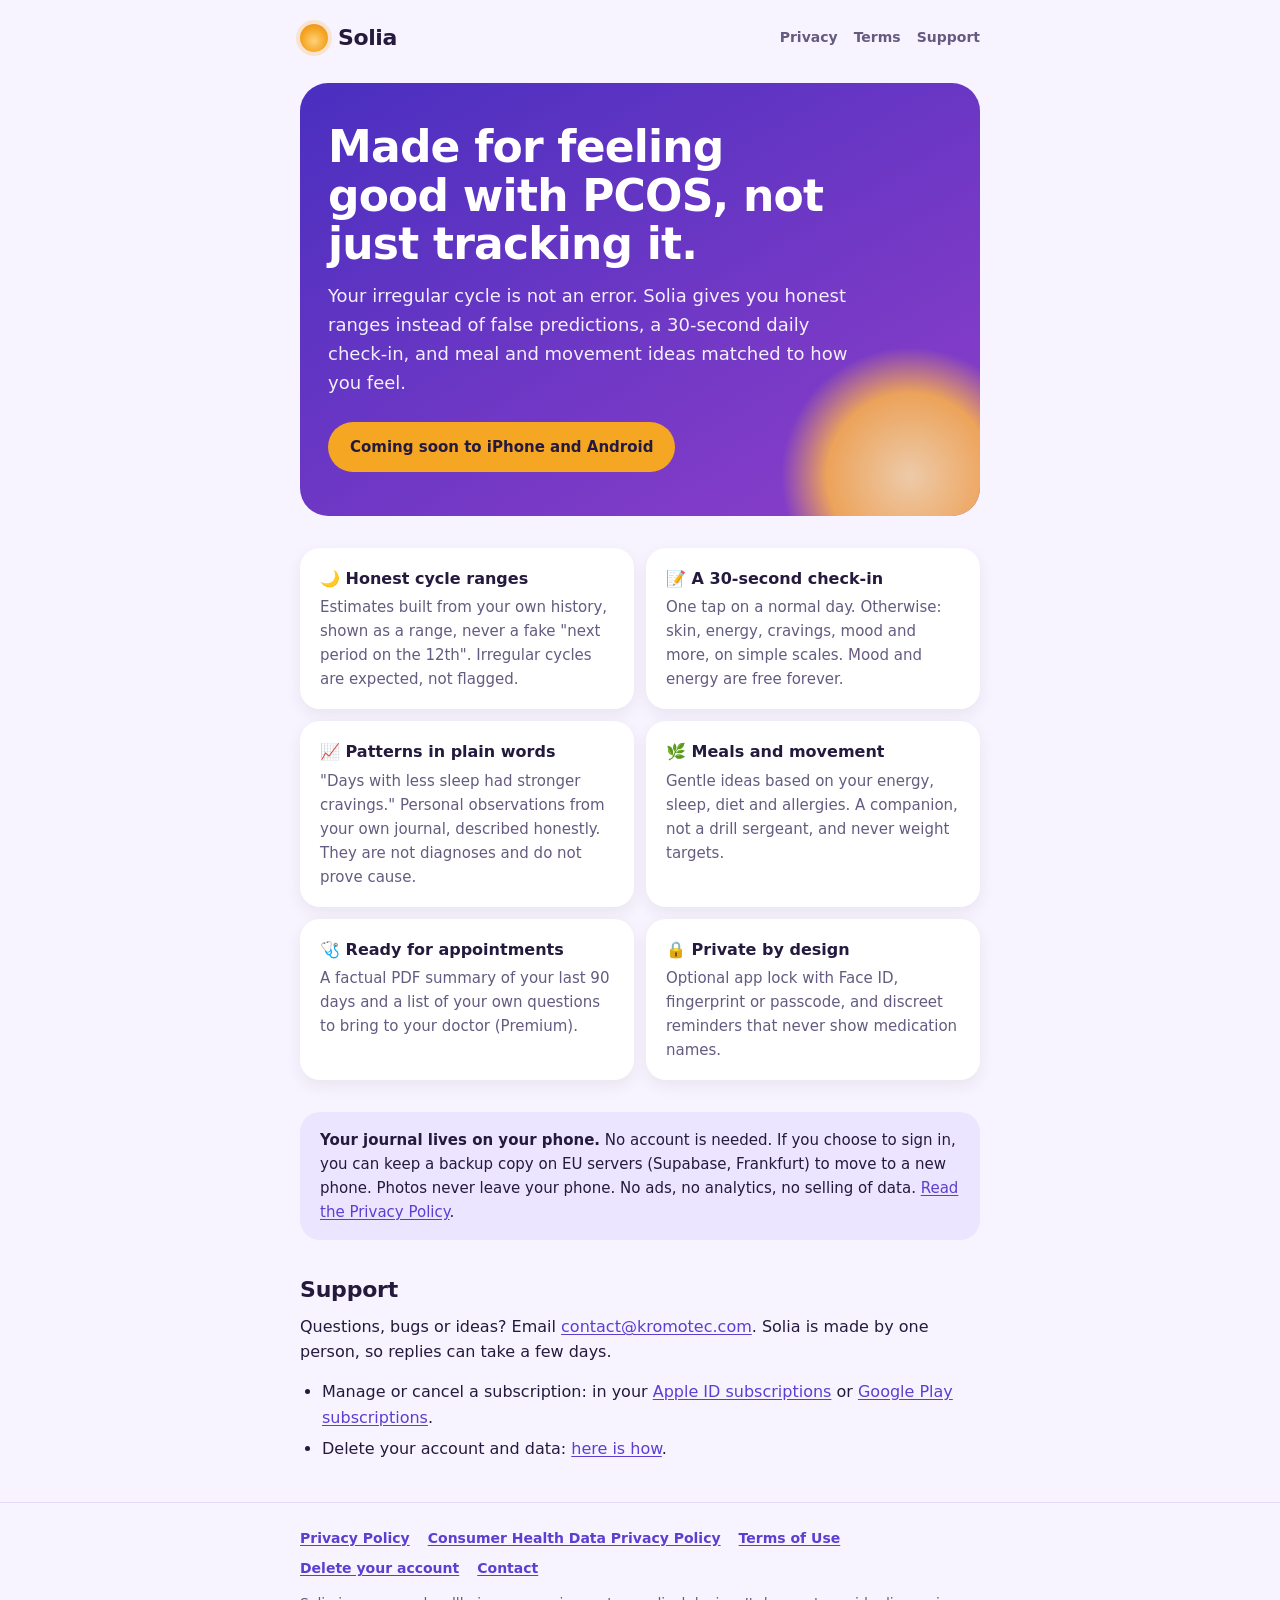
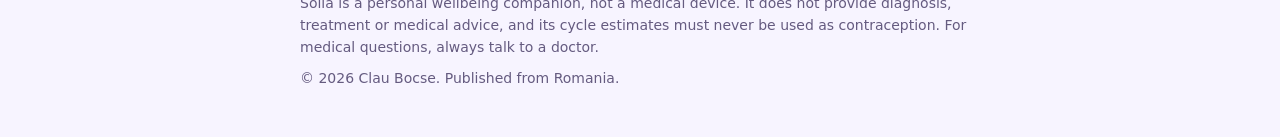
<file: index.html>
<!DOCTYPE html>
<html lang="en">
<head>
<meta charset="UTF-8">
<meta name="viewport" content="width=device-width, initial-scale=1">
<title>Solia: PCOS wellbeing and cycle companion</title>
<meta name="description" content="Solia is a personal wellbeing and cycle companion for people with PCOS. Honest cycle ranges, a 30-second daily check-in, and gentle meal and movement ideas. Your journal lives on your phone.">
<meta property="og:title" content="Solia: PCOS wellbeing and cycle companion">
<meta property="og:description" content="Made for feeling good with PCOS. Honest cycle ranges, quick check-ins, and patterns from your own journal.">
<meta property="og:url" content="https://claubocse-rgb.github.io/solia-site/">
<link rel="canonical" href="https://claubocse-rgb.github.io/solia-site/">
<link rel="stylesheet" href="style.css">
</head>
<body>
<header class="site-header">
  <div class="wrap">
    <a class="brand" href="./"><span class="sun-mark" aria-hidden="true"></span>Solia</a>
    <nav class="nav" aria-label="Main">
      <a href="privacy.html">Privacy</a>
      <a href="terms.html">Terms</a>
      <a href="#support">Support</a>
    </nav>
  </div>
</header>

<main class="wrap">
  <section class="hero">
    <h1>Made for feeling good with PCOS, not just tracking it.</h1>
    <p>Your irregular cycle is not an error. Solia gives you honest ranges instead of false
      predictions, a 30-second daily check-in, and meal and movement ideas matched to how you feel.</p>
    <div class="store-buttons">
      <span class="btn sun" aria-disabled="true">Coming soon to iPhone and Android</span>
    </div>
  </section>

  <div class="cards">
    <div class="card">
      <h3>🌙 Honest cycle ranges</h3>
      <p>Estimates built from your own history, shown as a range, never a fake "next period on the 12th". Irregular cycles are expected, not flagged.</p>
    </div>
    <div class="card">
      <h3>📝 A 30-second check-in</h3>
      <p>One tap on a normal day. Otherwise: skin, energy, cravings, mood and more, on simple scales. Mood and energy are free forever.</p>
    </div>
    <div class="card">
      <h3>📈 Patterns in plain words</h3>
      <p>"Days with less sleep had stronger cravings." Personal observations from your own journal, described honestly. They are not diagnoses and do not prove cause.</p>
    </div>
    <div class="card">
      <h3>🌿 Meals and movement</h3>
      <p>Gentle ideas based on your energy, sleep, diet and allergies. A companion, not a drill sergeant, and never weight targets.</p>
    </div>
    <div class="card">
      <h3>🩺 Ready for appointments</h3>
      <p>A factual PDF summary of your last 90 days and a list of your own questions to bring to your doctor (Premium).</p>
    </div>
    <div class="card">
      <h3>🔒 Private by design</h3>
      <p>Optional app lock with Face ID, fingerprint or passcode, and discreet reminders that never show medication names.</p>
    </div>
  </div>

  <div class="note">
    <strong>Your journal lives on your phone.</strong> No account is needed. If you choose to sign in,
    you can keep a backup copy on EU servers (Supabase, Frankfurt) to move to a new phone. Photos never
    leave your phone. No ads, no analytics, no selling of data.
    <a href="privacy.html">Read the Privacy Policy</a>.
  </div>

  <h2 id="support">Support</h2>
  <p>Questions, bugs or ideas? Email <a href="mailto:contact@kromotec.com">contact@kromotec.com</a>.
    Solia is made by one person, so replies can take a few days.</p>
  <ul>
    <li>Manage or cancel a subscription: in your <a href="https://apps.apple.com/account/subscriptions">Apple ID subscriptions</a> or <a href="https://play.google.com/store/account/subscriptions">Google Play subscriptions</a>.</li>
    <li>Delete your account and data: <a href="delete-account.html">here is how</a>.</li>
  </ul>
</main>

<footer class="site-footer">
  <div class="wrap">
    <nav aria-label="Legal">
      <a href="privacy.html">Privacy Policy</a>
      <a href="consumer-health-data.html">Consumer Health Data Privacy Policy</a>
      <a href="terms.html">Terms of Use</a>
      <a href="delete-account.html">Delete your account</a>
      <a href="mailto:contact@kromotec.com">Contact</a>
    </nav>
    <p>Solia is a personal wellbeing companion, not a medical device. It does not provide diagnosis,
      treatment or medical advice, and its cycle estimates must never be used as contraception.
      For medical questions, always talk to a doctor.</p>
    <p>&copy; 2026 Clau Bocse. Published from Romania.</p>
  </div>
</footer>
</body>
</html>
</file>
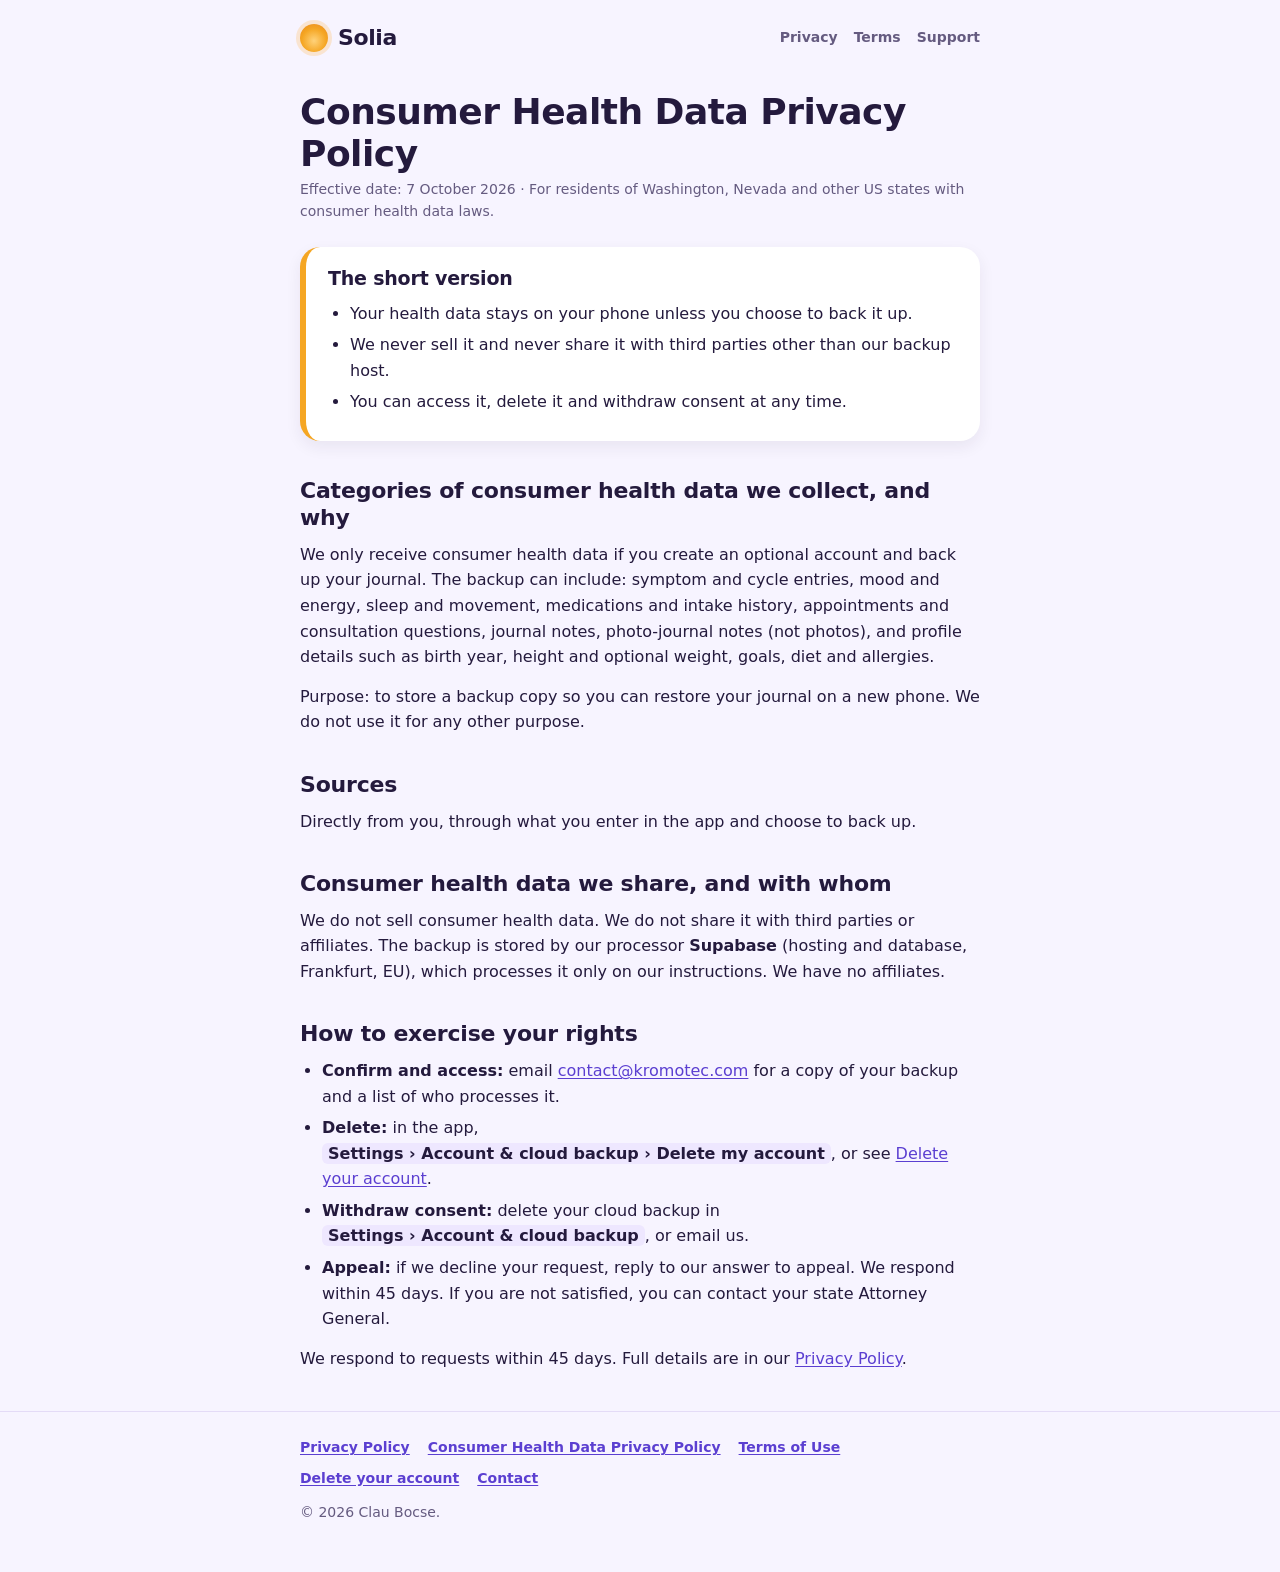
<file: consumer-health-data.html>
<!DOCTYPE html>
<html lang="en">
<head>
<meta charset="UTF-8">
<meta name="viewport" content="width=device-width, initial-scale=1">
<title>Consumer Health Data Privacy Policy | Solia</title>
<meta name="description" content="Solia's Consumer Health Data Privacy Policy for Washington, Nevada and other US states.">
<link rel="canonical" href="https://claubocse-rgb.github.io/solia-site/consumer-health-data.html">
<link rel="stylesheet" href="style.css">
</head>
<body>
<header class="site-header">
  <div class="wrap">
    <a class="brand" href="./"><span class="sun-mark" aria-hidden="true"></span>Solia</a>
    <nav class="nav" aria-label="Main">
      <a href="privacy.html">Privacy</a>
      <a href="terms.html">Terms</a>
      <a href="./#support">Support</a>
    </nav>
  </div>
</header>

<main class="wrap">
  <h1 class="page-title">Consumer Health Data Privacy Policy</h1>
  <p class="meta">Effective date: 7 October 2026 &middot; For residents of Washington, Nevada and other US states with consumer health data laws.</p>

  <section class="summary" aria-labelledby="summary-title">
    <h2 id="summary-title">The short version</h2>
    <ul>
      <li>Your health data stays on your phone unless you choose to back it up.</li>
      <li>We never sell it and never share it with third parties other than our backup host.</li>
      <li>You can access it, delete it and withdraw consent at any time.</li>
    </ul>
  </section>

  <h2>Categories of consumer health data we collect, and why</h2>
  <p>We only receive consumer health data if you create an optional account and back up your journal. The backup can
    include: symptom and cycle entries, mood and energy, sleep and movement, medications and intake history,
    appointments and consultation questions, journal notes, photo-journal notes (not photos), and profile details
    such as birth year, height and optional weight, goals, diet and allergies.</p>
  <p>Purpose: to store a backup copy so you can restore your journal on a new phone. We do not use it for any other purpose.</p>

  <h2>Sources</h2>
  <p>Directly from you, through what you enter in the app and choose to back up.</p>

  <h2>Consumer health data we share, and with whom</h2>
  <p>We do not sell consumer health data. We do not share it with third parties or affiliates. The backup is stored by
    our processor <strong>Supabase</strong> (hosting and database, Frankfurt, EU), which processes it only on our instructions.
    We have no affiliates.</p>

  <h2>How to exercise your rights</h2>
  <ul>
    <li><strong>Confirm and access:</strong> email <a href="mailto:contact@kromotec.com">contact@kromotec.com</a> for a copy of your backup and a list of who processes it.</li>
    <li><strong>Delete:</strong> in the app, <span class="ui">Settings › Account &amp; cloud backup › Delete my account</span>, or see <a href="delete-account.html">Delete your account</a>.</li>
    <li><strong>Withdraw consent:</strong> delete your cloud backup in <span class="ui">Settings › Account &amp; cloud backup</span>, or email us.</li>
    <li><strong>Appeal:</strong> if we decline your request, reply to our answer to appeal. We respond within 45 days. If you are not satisfied, you can contact your state Attorney General.</li>
  </ul>
  <p>We respond to requests within 45 days. Full details are in our <a href="privacy.html">Privacy Policy</a>.</p>
</main>

<footer class="site-footer">
  <div class="wrap">
    <nav aria-label="Legal">
      <a href="privacy.html">Privacy Policy</a>
      <a href="consumer-health-data.html">Consumer Health Data Privacy Policy</a>
      <a href="terms.html">Terms of Use</a>
      <a href="delete-account.html">Delete your account</a>
      <a href="mailto:contact@kromotec.com">Contact</a>
    </nav>
    <p>&copy; 2026 Clau Bocse.</p>
  </div>
</footer>
</body>
</html>
</file>
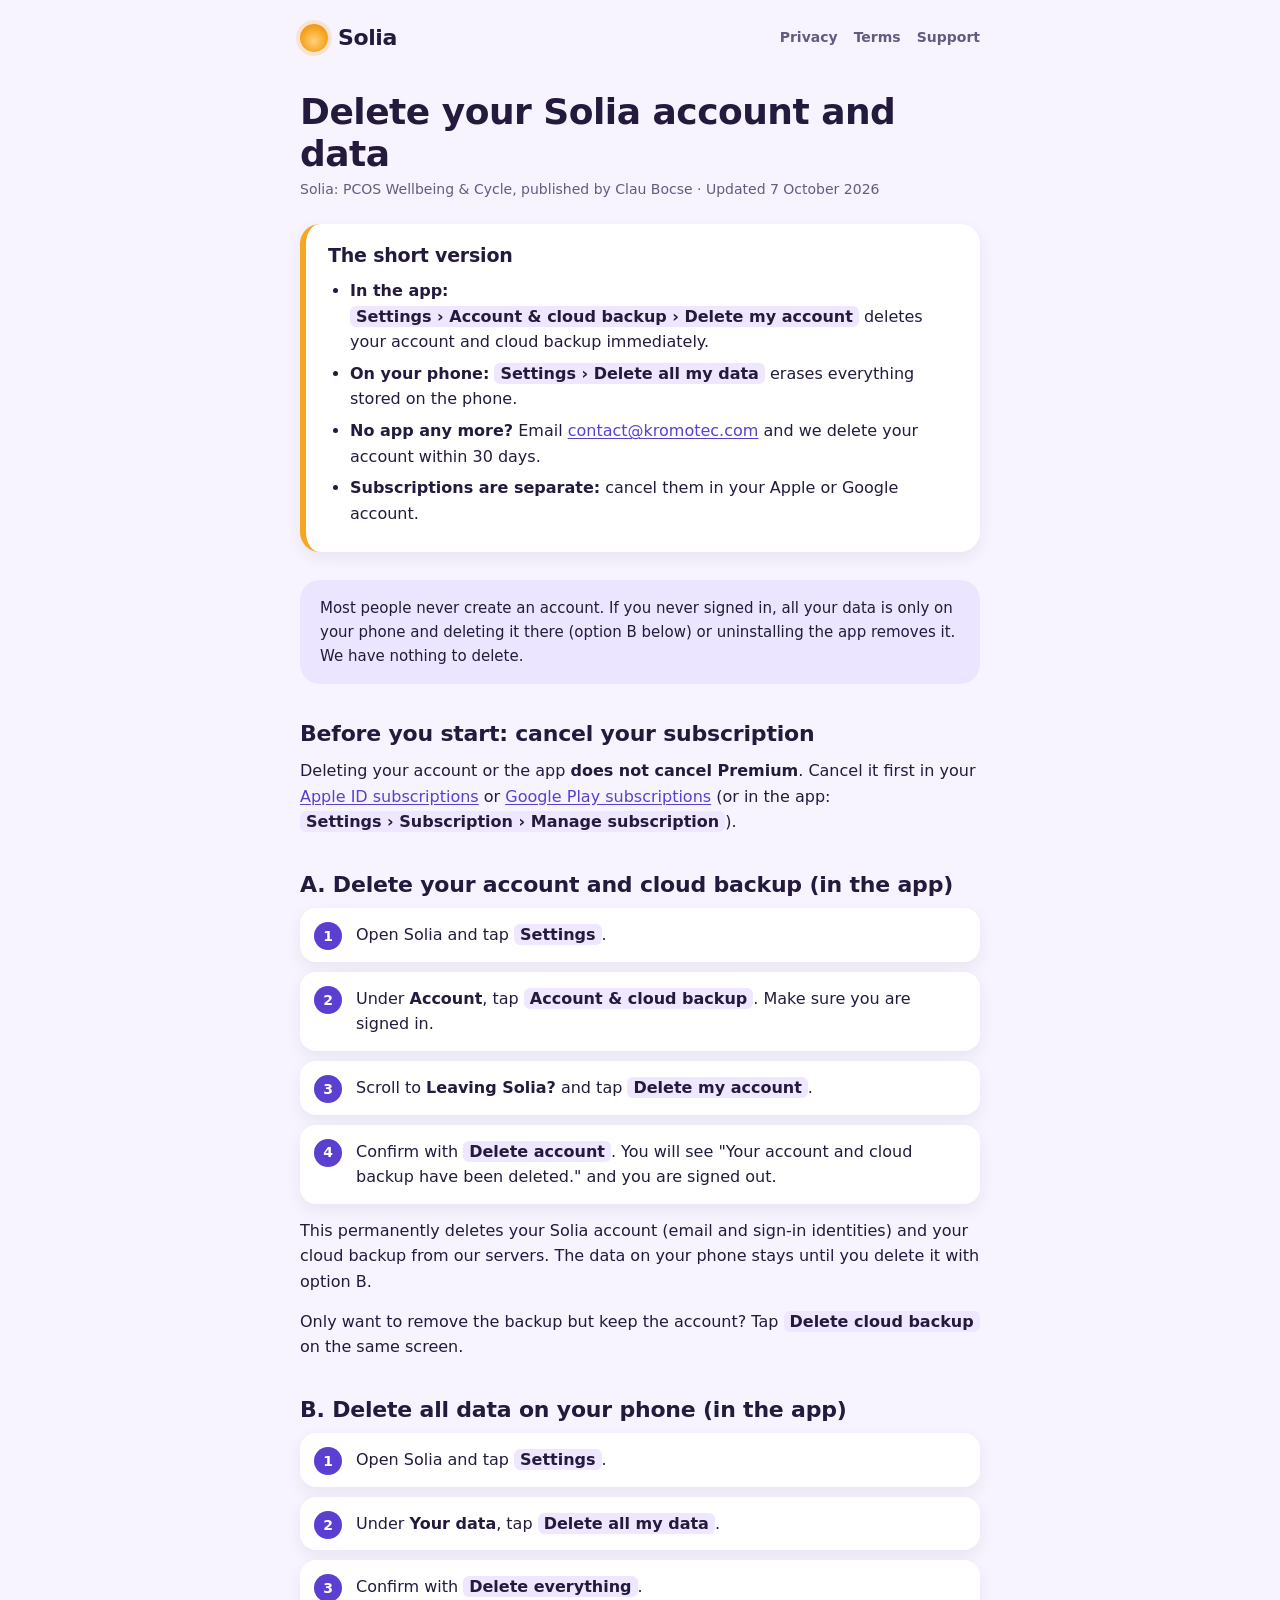
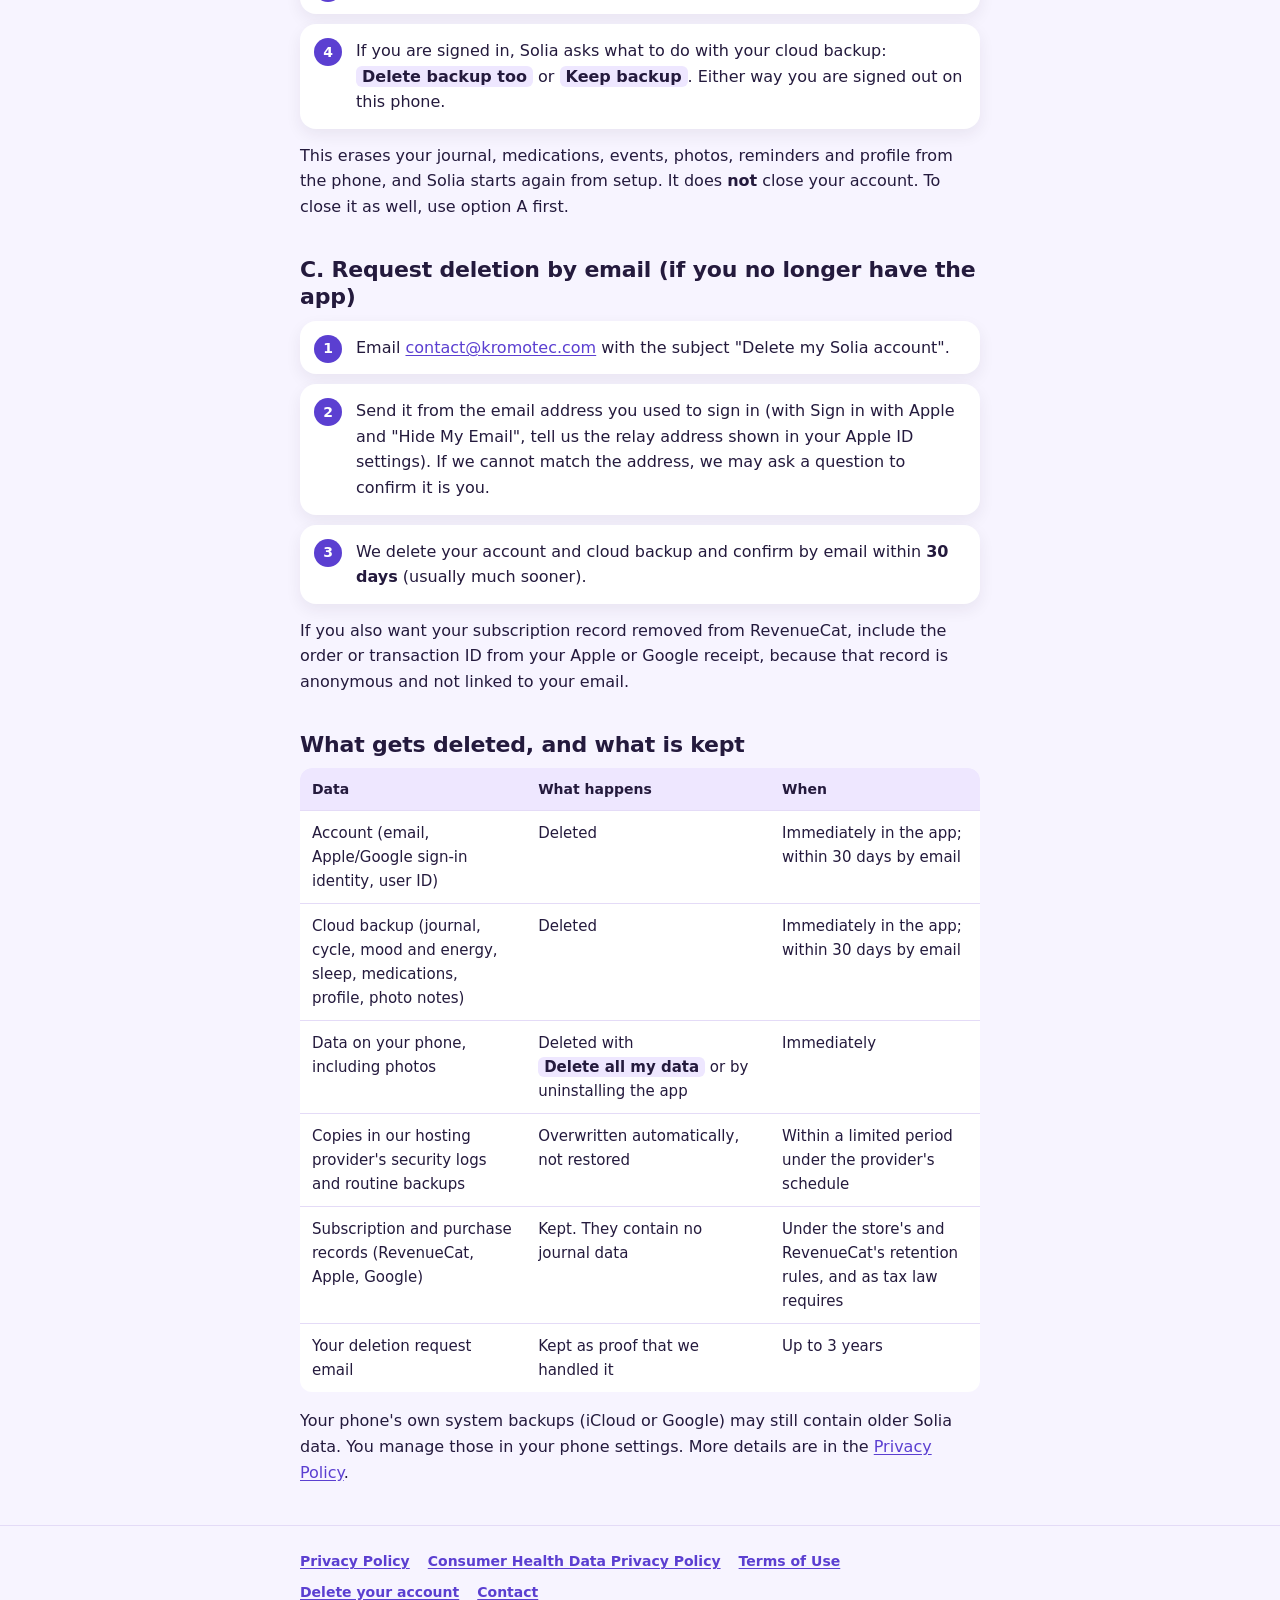
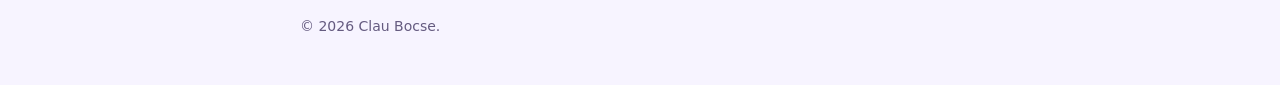
<file: delete-account.html>
<!DOCTYPE html>
<html lang="en">
<head>
<meta charset="UTF-8">
<meta name="viewport" content="width=device-width, initial-scale=1">
<title>Delete Your Account | Solia</title>
<meta name="description" content="How to delete your Solia account, cloud backup and data, in the app or by email.">
<link rel="canonical" href="https://claubocse-rgb.github.io/solia-site/delete-account.html">
<link rel="stylesheet" href="style.css">
</head>
<body>
<header class="site-header">
  <div class="wrap">
    <a class="brand" href="./"><span class="sun-mark" aria-hidden="true"></span>Solia</a>
    <nav class="nav" aria-label="Main">
      <a href="privacy.html">Privacy</a>
      <a href="terms.html">Terms</a>
      <a href="./#support">Support</a>
    </nav>
  </div>
</header>

<main class="wrap">
  <h1 class="page-title">Delete your Solia account and data</h1>
  <p class="meta">Solia: PCOS Wellbeing &amp; Cycle, published by Clau Bocse &middot; Updated 7 October 2026</p>

  <section class="summary" aria-labelledby="summary-title">
    <h2 id="summary-title">The short version</h2>
    <ul>
      <li><strong>In the app:</strong> <span class="ui">Settings › Account &amp; cloud backup › Delete my account</span> deletes your account and cloud backup immediately.</li>
      <li><strong>On your phone:</strong> <span class="ui">Settings › Delete all my data</span> erases everything stored on the phone.</li>
      <li><strong>No app any more?</strong> Email <a href="mailto:contact@kromotec.com?subject=Delete%20my%20Solia%20account">contact@kromotec.com</a> and we delete your account within 30 days.</li>
      <li><strong>Subscriptions are separate:</strong> cancel them in your Apple or Google account.</li>
    </ul>
  </section>

  <div class="note">
    Most people never create an account. If you never signed in, all your data is only on your phone and
    deleting it there (option B below) or uninstalling the app removes it. We have nothing to delete.
  </div>

  <h2>Before you start: cancel your subscription</h2>
  <p>Deleting your account or the app <strong>does not cancel Premium</strong>. Cancel it first in your
    <a href="https://apps.apple.com/account/subscriptions">Apple ID subscriptions</a> or
    <a href="https://play.google.com/store/account/subscriptions">Google Play subscriptions</a>
    (or in the app: <span class="ui">Settings › Subscription › Manage subscription</span>).</p>

  <h2>A. Delete your account and cloud backup (in the app)</h2>
  <ol class="steps">
    <li>Open Solia and tap <span class="ui">Settings</span>.</li>
    <li>Under <strong>Account</strong>, tap <span class="ui">Account &amp; cloud backup</span>. Make sure you are signed in.</li>
    <li>Scroll to <strong>Leaving Solia?</strong> and tap <span class="ui">Delete my account</span>.</li>
    <li>Confirm with <span class="ui">Delete account</span>. You will see "Your account and cloud backup have been deleted." and you are signed out.</li>
  </ol>
  <p>This permanently deletes your Solia account (email and sign-in identities) and your cloud backup from our servers.
    The data on your phone stays until you delete it with option B.</p>
  <p>Only want to remove the backup but keep the account? Tap <span class="ui">Delete cloud backup</span> on the same screen.</p>

  <h2>B. Delete all data on your phone (in the app)</h2>
  <ol class="steps">
    <li>Open Solia and tap <span class="ui">Settings</span>.</li>
    <li>Under <strong>Your data</strong>, tap <span class="ui">Delete all my data</span>.</li>
    <li>Confirm with <span class="ui">Delete everything</span>.</li>
    <li>If you are signed in, Solia asks what to do with your cloud backup: <span class="ui">Delete backup too</span> or <span class="ui">Keep backup</span>. Either way you are signed out on this phone.</li>
  </ol>
  <p>This erases your journal, medications, events, photos, reminders and profile from the phone, and Solia starts again
    from setup. It does <strong>not</strong> close your account. To close it as well, use option A first.</p>

  <h2>C. Request deletion by email (if you no longer have the app)</h2>
  <ol class="steps">
    <li>Email <a href="mailto:contact@kromotec.com?subject=Delete%20my%20Solia%20account">contact@kromotec.com</a> with the subject "Delete my Solia account".</li>
    <li>Send it from the email address you used to sign in (with Sign in with Apple and "Hide My Email", tell us the relay address shown in your Apple ID settings). If we cannot match the address, we may ask a question to confirm it is you.</li>
    <li>We delete your account and cloud backup and confirm by email within <strong>30 days</strong> (usually much sooner).</li>
  </ol>
  <p>If you also want your subscription record removed from RevenueCat, include the order or transaction ID from your
    Apple or Google receipt, because that record is anonymous and not linked to your email.</p>

  <h2>What gets deleted, and what is kept</h2>
  <div class="table-wrap">
    <table>
      <thead><tr><th>Data</th><th>What happens</th><th>When</th></tr></thead>
      <tbody>
        <tr><td>Account (email, Apple/Google sign-in identity, user ID)</td><td>Deleted</td><td>Immediately in the app; within 30 days by email</td></tr>
        <tr><td>Cloud backup (journal, cycle, mood and energy, sleep, medications, profile, photo notes)</td><td>Deleted</td><td>Immediately in the app; within 30 days by email</td></tr>
        <tr><td>Data on your phone, including photos</td><td>Deleted with <span class="ui">Delete all my data</span> or by uninstalling the app</td><td>Immediately</td></tr>
        <tr><td>Copies in our hosting provider's security logs and routine backups</td><td>Overwritten automatically, not restored</td><td>Within a limited period under the provider's schedule</td></tr>
        <tr><td>Subscription and purchase records (RevenueCat, Apple, Google)</td><td>Kept. They contain no journal data</td><td>Under the store's and RevenueCat's retention rules, and as tax law requires</td></tr>
        <tr><td>Your deletion request email</td><td>Kept as proof that we handled it</td><td>Up to 3 years</td></tr>
      </tbody>
    </table>
  </div>
  <p>Your phone's own system backups (iCloud or Google) may still contain older Solia data. You manage those in your
    phone settings. More details are in the <a href="privacy.html">Privacy Policy</a>.</p>
</main>

<footer class="site-footer">
  <div class="wrap">
    <nav aria-label="Legal">
      <a href="privacy.html">Privacy Policy</a>
      <a href="consumer-health-data.html">Consumer Health Data Privacy Policy</a>
      <a href="terms.html">Terms of Use</a>
      <a href="delete-account.html">Delete your account</a>
      <a href="mailto:contact@kromotec.com">Contact</a>
    </nav>
    <p>&copy; 2026 Clau Bocse.</p>
  </div>
</footer>
</body>
</html>
</file>
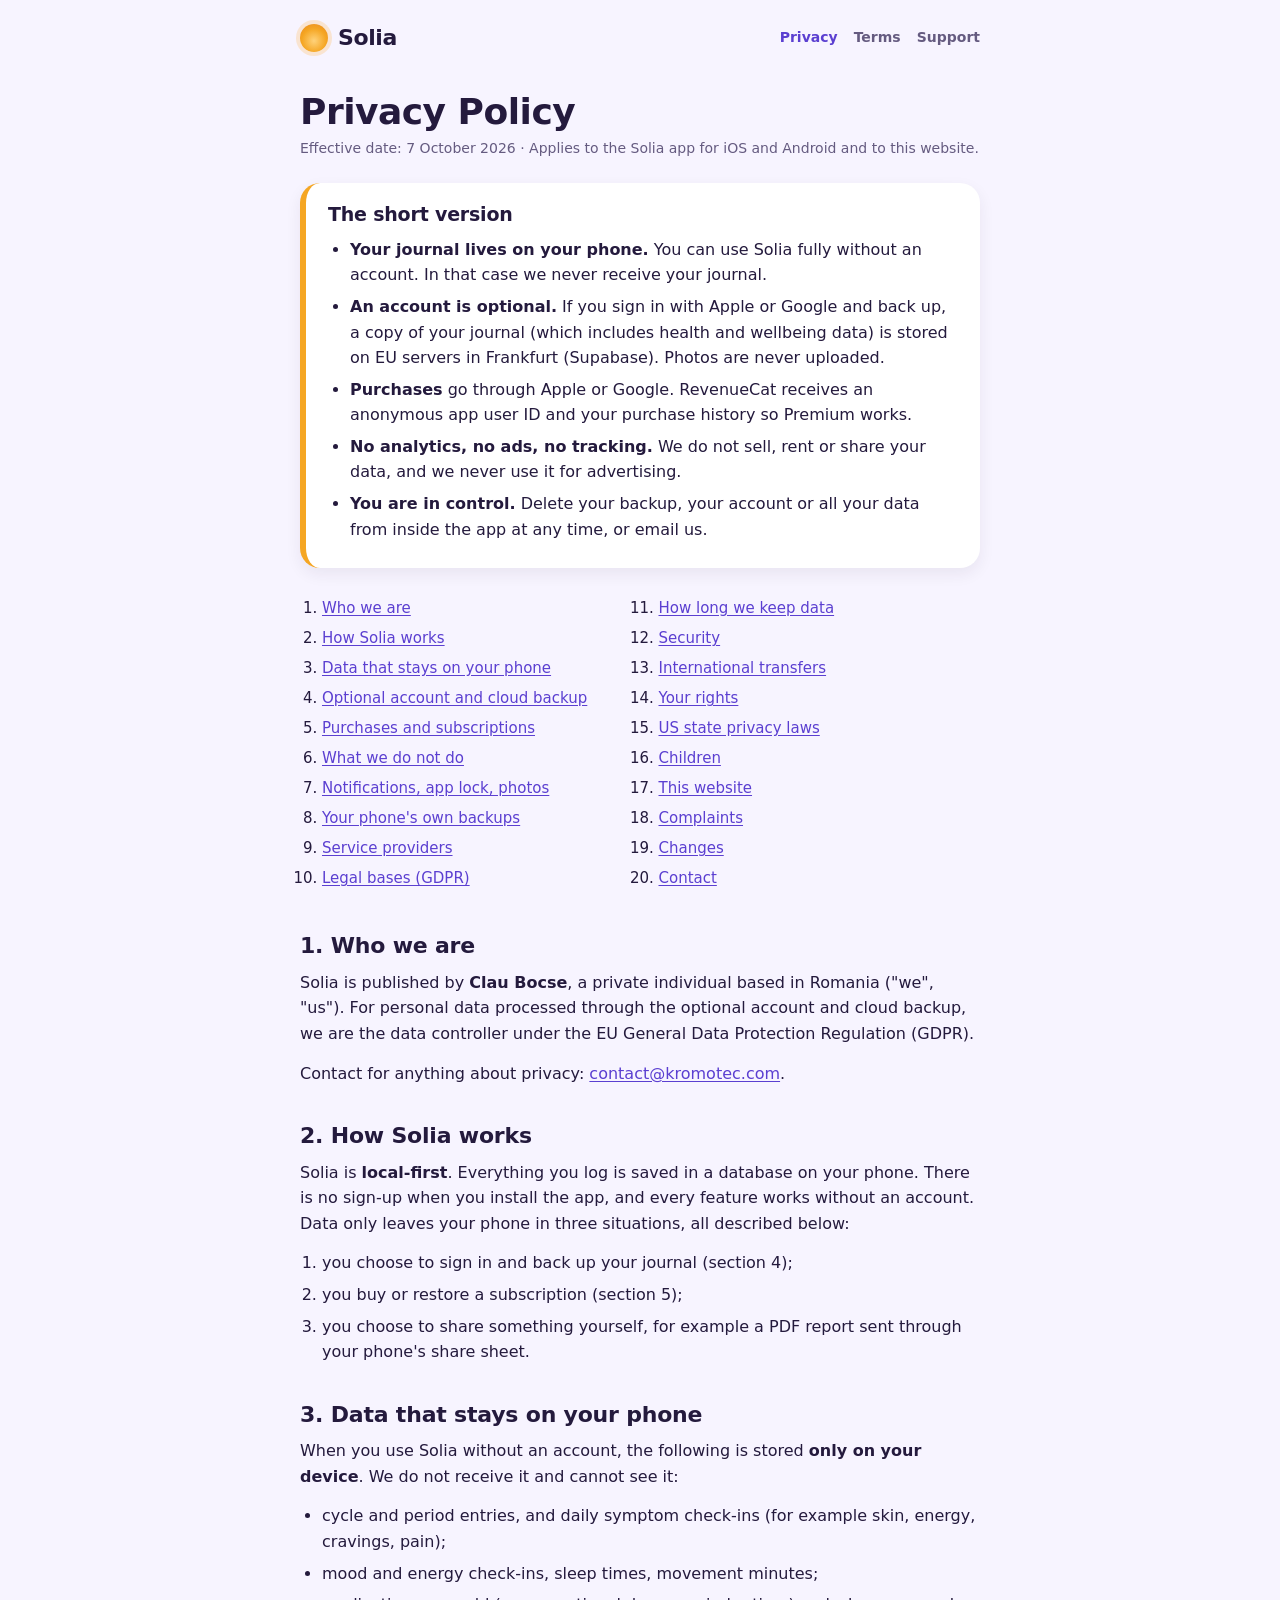
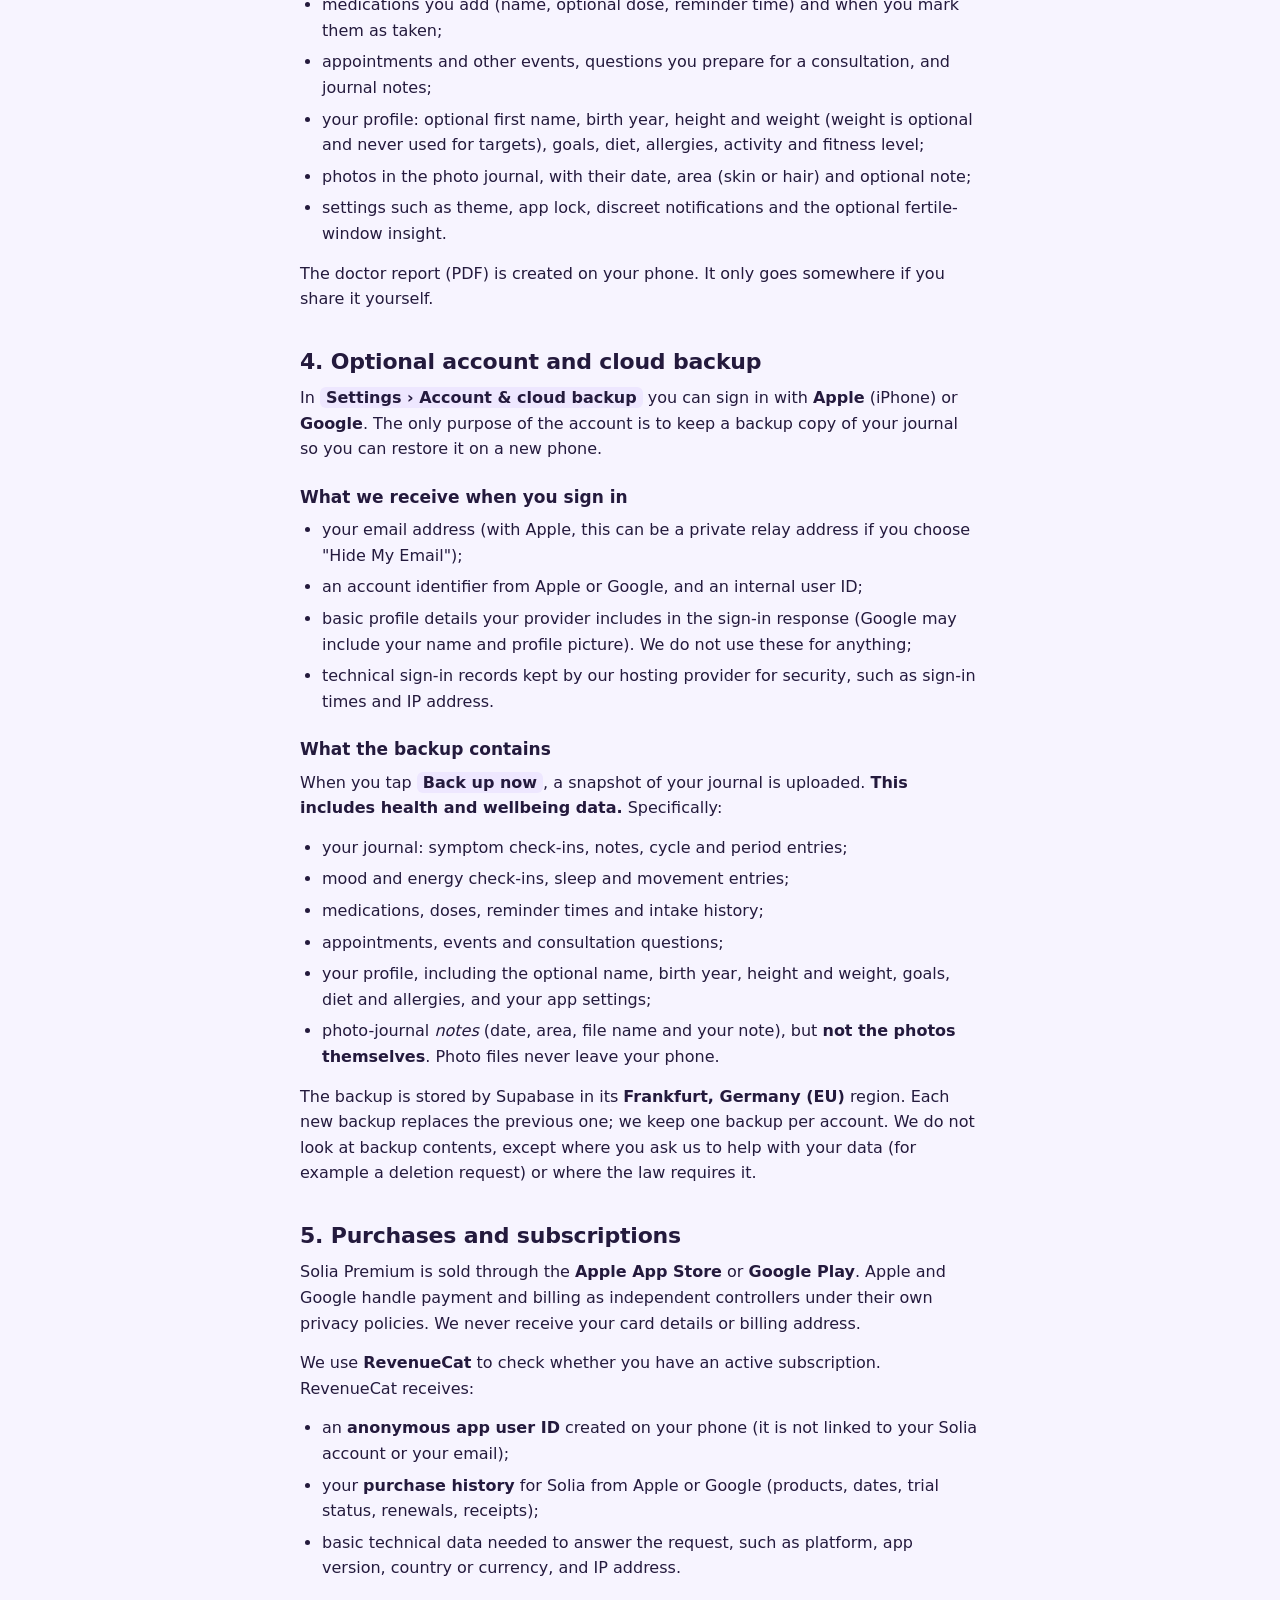
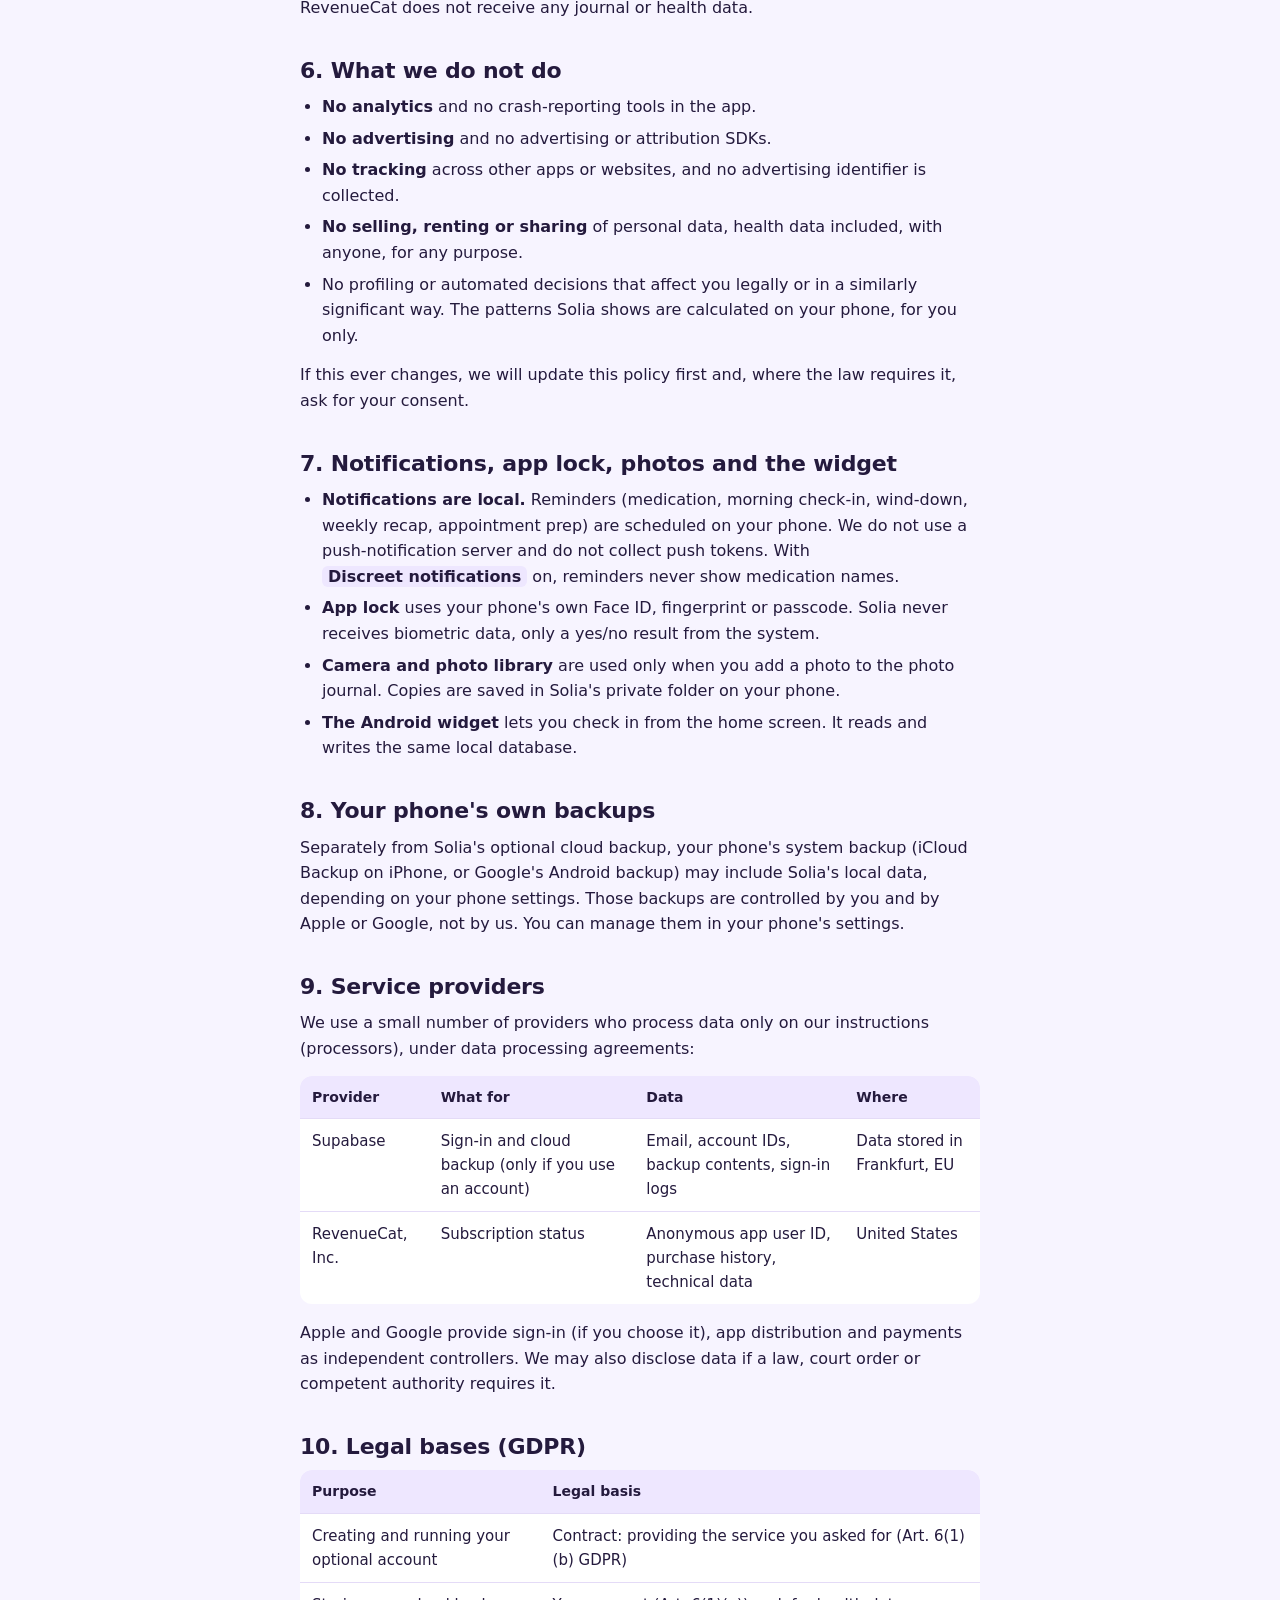
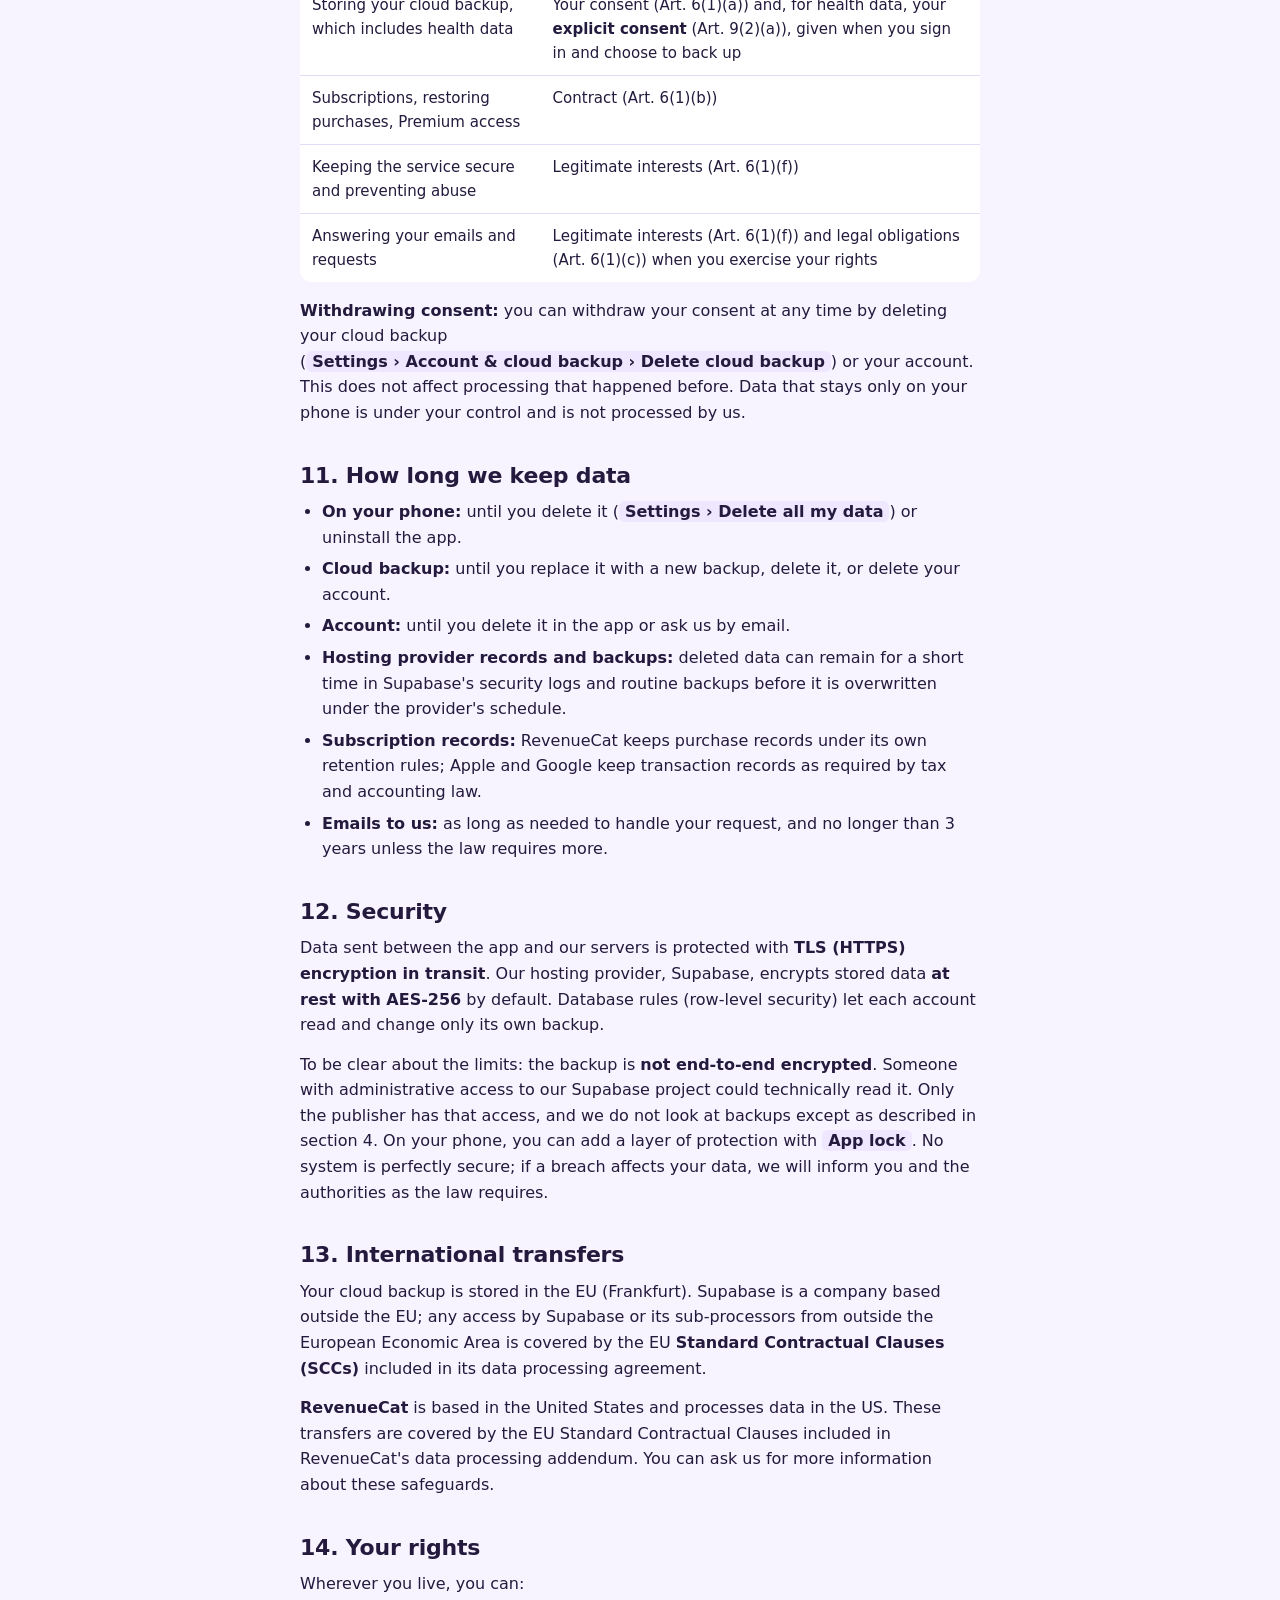
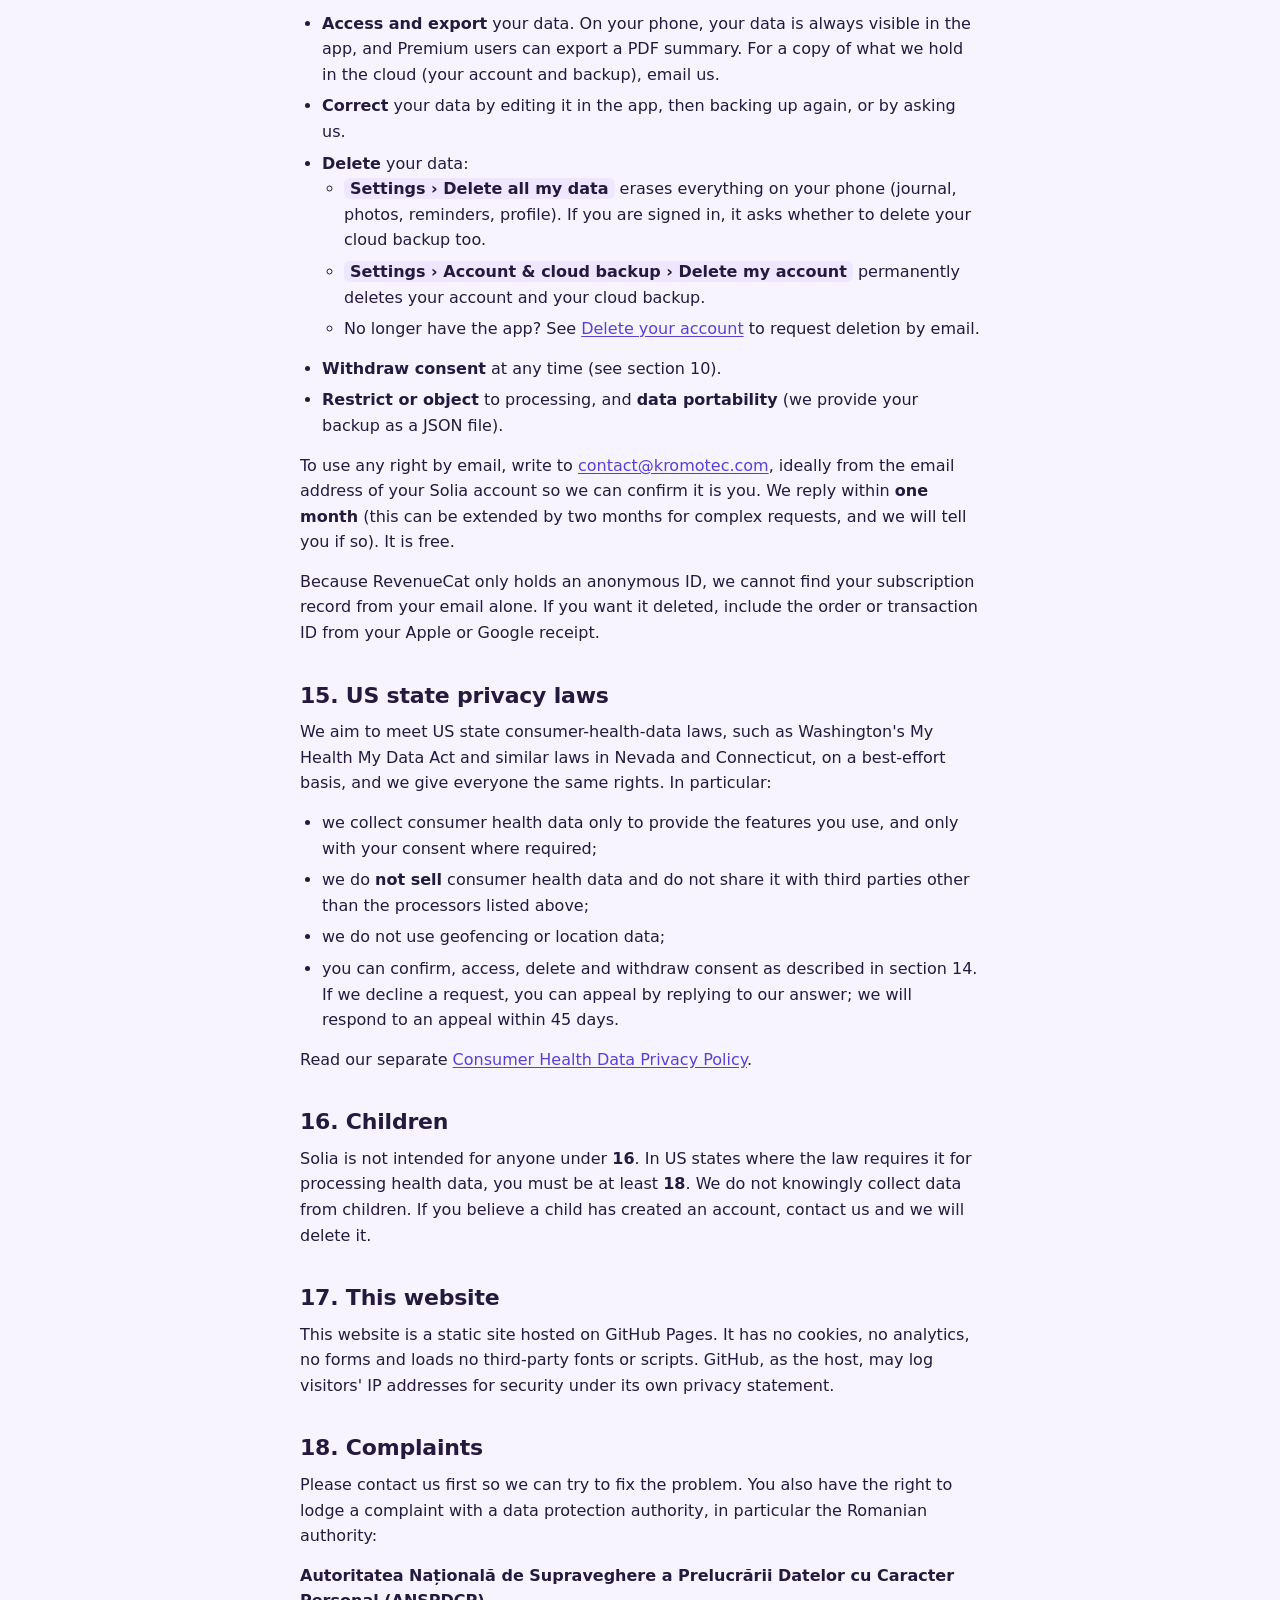
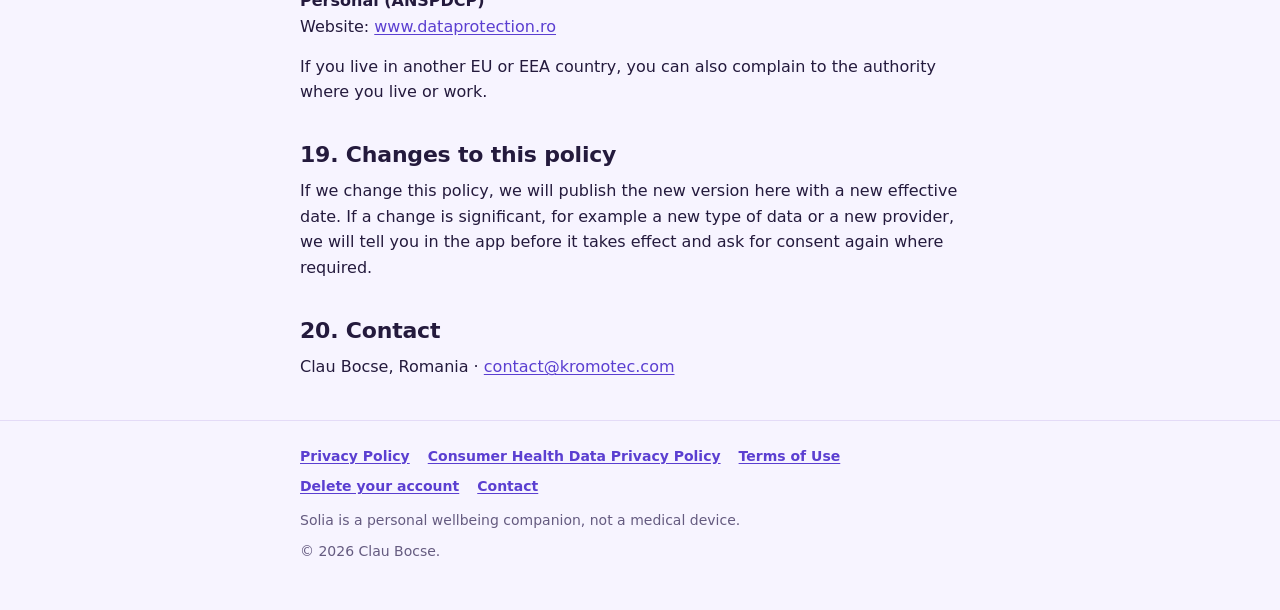
<file: privacy.html>
<!DOCTYPE html>
<html lang="en">
<head>
<meta charset="UTF-8">
<meta name="viewport" content="width=device-width, initial-scale=1">
<title>Privacy Policy | Solia</title>
<meta name="description" content="How the Solia app handles your data: local-first storage, an optional account and EU cloud backup, purchases, and your rights.">
<link rel="canonical" href="https://claubocse-rgb.github.io/solia-site/privacy.html">
<link rel="stylesheet" href="style.css">
</head>
<body>
<header class="site-header">
  <div class="wrap">
    <a class="brand" href="./"><span class="sun-mark" aria-hidden="true"></span>Solia</a>
    <nav class="nav" aria-label="Main">
      <a href="privacy.html" aria-current="page">Privacy</a>
      <a href="terms.html">Terms</a>
      <a href="./#support">Support</a>
    </nav>
  </div>
</header>

<main class="wrap">
  <h1 class="page-title">Privacy Policy</h1>
  <p class="meta">Effective date: 7 October 2026 &middot; Applies to the Solia app for iOS and Android and to this website.</p>

  <section class="summary" aria-labelledby="summary-title">
    <h2 id="summary-title">The short version</h2>
    <ul>
      <li><strong>Your journal lives on your phone.</strong> You can use Solia fully without an account. In that case we never receive your journal.</li>
      <li><strong>An account is optional.</strong> If you sign in with Apple or Google and back up, a copy of your journal (which includes health and wellbeing data) is stored on EU servers in Frankfurt (Supabase). Photos are never uploaded.</li>
      <li><strong>Purchases</strong> go through Apple or Google. RevenueCat receives an anonymous app user ID and your purchase history so Premium works.</li>
      <li><strong>No analytics, no ads, no tracking.</strong> We do not sell, rent or share your data, and we never use it for advertising.</li>
      <li><strong>You are in control.</strong> Delete your backup, your account or all your data from inside the app at any time, or email us.</li>
    </ul>
  </section>

  <nav aria-label="Contents">
    <ol class="toc">
      <li><a href="#who">Who we are</a></li>
      <li><a href="#how">How Solia works</a></li>
      <li><a href="#on-device">Data that stays on your phone</a></li>
      <li><a href="#account">Optional account and cloud backup</a></li>
      <li><a href="#purchases">Purchases and subscriptions</a></li>
      <li><a href="#not-do">What we do not do</a></li>
      <li><a href="#device-features">Notifications, app lock, photos</a></li>
      <li><a href="#phone-backups">Your phone's own backups</a></li>
      <li><a href="#providers">Service providers</a></li>
      <li><a href="#legal-bases">Legal bases (GDPR)</a></li>
      <li><a href="#retention">How long we keep data</a></li>
      <li><a href="#security">Security</a></li>
      <li><a href="#transfers">International transfers</a></li>
      <li><a href="#rights">Your rights</a></li>
      <li><a href="#us">US state privacy laws</a></li>
      <li><a href="#children">Children</a></li>
      <li><a href="#website">This website</a></li>
      <li><a href="#complaints">Complaints</a></li>
      <li><a href="#changes">Changes</a></li>
      <li><a href="#contact">Contact</a></li>
    </ol>
  </nav>

  <h2 id="who">1. Who we are</h2>
  <p>Solia is published by <strong>Clau Bocse</strong>, a private individual based in Romania ("we", "us").
    For personal data processed through the optional account and cloud backup, we are the data controller
    under the EU General Data Protection Regulation (GDPR).</p>
  <p>Contact for anything about privacy: <a href="mailto:contact@kromotec.com">contact@kromotec.com</a>.</p>

  <h2 id="how">2. How Solia works</h2>
  <p>Solia is <strong>local-first</strong>. Everything you log is saved in a database on your phone. There is
    no sign-up when you install the app, and every feature works without an account. Data only leaves your
    phone in three situations, all described below:</p>
  <ol>
    <li>you choose to sign in and back up your journal (section 4);</li>
    <li>you buy or restore a subscription (section 5);</li>
    <li>you choose to share something yourself, for example a PDF report sent through your phone's share sheet.</li>
  </ol>

  <h2 id="on-device">3. Data that stays on your phone</h2>
  <p>When you use Solia without an account, the following is stored <strong>only on your device</strong>.
    We do not receive it and cannot see it:</p>
  <ul>
    <li>cycle and period entries, and daily symptom check-ins (for example skin, energy, cravings, pain);</li>
    <li>mood and energy check-ins, sleep times, movement minutes;</li>
    <li>medications you add (name, optional dose, reminder time) and when you mark them as taken;</li>
    <li>appointments and other events, questions you prepare for a consultation, and journal notes;</li>
    <li>your profile: optional first name, birth year, height and weight (weight is optional and never used for targets), goals, diet, allergies, activity and fitness level;</li>
    <li>photos in the photo journal, with their date, area (skin or hair) and optional note;</li>
    <li>settings such as theme, app lock, discreet notifications and the optional fertile-window insight.</li>
  </ul>
  <p>The doctor report (PDF) is created on your phone. It only goes somewhere if you share it yourself.</p>

  <h2 id="account">4. Optional account and cloud backup</h2>
  <p>In <span class="ui">Settings › Account &amp; cloud backup</span> you can sign in with <strong>Apple</strong>
    (iPhone) or <strong>Google</strong>. The only purpose of the account is to keep a backup copy of your journal so
    you can restore it on a new phone.</p>
  <h3>What we receive when you sign in</h3>
  <ul>
    <li>your email address (with Apple, this can be a private relay address if you choose "Hide My Email");</li>
    <li>an account identifier from Apple or Google, and an internal user ID;</li>
    <li>basic profile details your provider includes in the sign-in response (Google may include your name and profile picture). We do not use these for anything;</li>
    <li>technical sign-in records kept by our hosting provider for security, such as sign-in times and IP address.</li>
  </ul>
  <h3>What the backup contains</h3>
  <p>When you tap <span class="ui">Back up now</span>, a snapshot of your journal is uploaded. <strong>This includes
    health and wellbeing data.</strong> Specifically:</p>
  <ul>
    <li>your journal: symptom check-ins, notes, cycle and period entries;</li>
    <li>mood and energy check-ins, sleep and movement entries;</li>
    <li>medications, doses, reminder times and intake history;</li>
    <li>appointments, events and consultation questions;</li>
    <li>your profile, including the optional name, birth year, height and weight, goals, diet and allergies, and your app settings;</li>
    <li>photo-journal <em>notes</em> (date, area, file name and your note), but <strong>not the photos themselves</strong>. Photo files never leave your phone.</li>
  </ul>
  <p>The backup is stored by Supabase in its <strong>Frankfurt, Germany (EU)</strong> region. Each new backup replaces
    the previous one; we keep one backup per account. We do not look at backup contents, except where you ask us
    to help with your data (for example a deletion request) or where the law requires it.</p>

  <h2 id="purchases">5. Purchases and subscriptions</h2>
  <p>Solia Premium is sold through the <strong>Apple App Store</strong> or <strong>Google Play</strong>. Apple and Google
    handle payment and billing as independent controllers under their own privacy policies. We never receive your card
    details or billing address.</p>
  <p>We use <strong>RevenueCat</strong> to check whether you have an active subscription. RevenueCat receives:</p>
  <ul>
    <li>an <strong>anonymous app user ID</strong> created on your phone (it is not linked to your Solia account or your email);</li>
    <li>your <strong>purchase history</strong> for Solia from Apple or Google (products, dates, trial status, renewals, receipts);</li>
    <li>basic technical data needed to answer the request, such as platform, app version, country or currency, and IP address.</li>
  </ul>
  <p>RevenueCat does not receive any journal or health data.</p>

  <h2 id="not-do">6. What we do not do</h2>
  <ul>
    <li><strong>No analytics</strong> and no crash-reporting tools in the app.</li>
    <li><strong>No advertising</strong> and no advertising or attribution SDKs.</li>
    <li><strong>No tracking</strong> across other apps or websites, and no advertising identifier is collected.</li>
    <li><strong>No selling, renting or sharing</strong> of personal data, health data included, with anyone, for any purpose.</li>
    <li>No profiling or automated decisions that affect you legally or in a similarly significant way. The patterns Solia shows are calculated on your phone, for you only.</li>
  </ul>
  <p>If this ever changes, we will update this policy first and, where the law requires it, ask for your consent.</p>

  <h2 id="device-features">7. Notifications, app lock, photos and the widget</h2>
  <ul>
    <li><strong>Notifications are local.</strong> Reminders (medication, morning check-in, wind-down, weekly recap, appointment prep) are scheduled on your phone. We do not use a push-notification server and do not collect push tokens. With <span class="ui">Discreet notifications</span> on, reminders never show medication names.</li>
    <li><strong>App lock</strong> uses your phone's own Face ID, fingerprint or passcode. Solia never receives biometric data, only a yes/no result from the system.</li>
    <li><strong>Camera and photo library</strong> are used only when you add a photo to the photo journal. Copies are saved in Solia's private folder on your phone.</li>
    <li><strong>The Android widget</strong> lets you check in from the home screen. It reads and writes the same local database.</li>
  </ul>

  <h2 id="phone-backups">8. Your phone's own backups</h2>
  <p>Separately from Solia's optional cloud backup, your phone's system backup (iCloud Backup on iPhone, or Google's
    Android backup) may include Solia's local data, depending on your phone settings. Those backups are controlled
    by you and by Apple or Google, not by us. You can manage them in your phone's settings.</p>

  <h2 id="providers">9. Service providers</h2>
  <p>We use a small number of providers who process data only on our instructions (processors), under data
    processing agreements:</p>
  <div class="table-wrap">
    <table>
      <thead><tr><th>Provider</th><th>What for</th><th>Data</th><th>Where</th></tr></thead>
      <tbody>
        <tr><td>Supabase</td><td>Sign-in and cloud backup (only if you use an account)</td><td>Email, account IDs, backup contents, sign-in logs</td><td>Data stored in Frankfurt, EU</td></tr>
        <tr><td>RevenueCat, Inc.</td><td>Subscription status</td><td>Anonymous app user ID, purchase history, technical data</td><td>United States</td></tr>
      </tbody>
    </table>
  </div>
  <p>Apple and Google provide sign-in (if you choose it), app distribution and payments as independent controllers.
    We may also disclose data if a law, court order or competent authority requires it.</p>

  <h2 id="legal-bases">10. Legal bases (GDPR)</h2>
  <div class="table-wrap">
    <table>
      <thead><tr><th>Purpose</th><th>Legal basis</th></tr></thead>
      <tbody>
        <tr><td>Creating and running your optional account</td><td>Contract: providing the service you asked for (Art. 6(1)(b) GDPR)</td></tr>
        <tr><td>Storing your cloud backup, which includes health data</td><td>Your consent (Art. 6(1)(a)) and, for health data, your <strong>explicit consent</strong> (Art. 9(2)(a)), given when you sign in and choose to back up</td></tr>
        <tr><td>Subscriptions, restoring purchases, Premium access</td><td>Contract (Art. 6(1)(b))</td></tr>
        <tr><td>Keeping the service secure and preventing abuse</td><td>Legitimate interests (Art. 6(1)(f))</td></tr>
        <tr><td>Answering your emails and requests</td><td>Legitimate interests (Art. 6(1)(f)) and legal obligations (Art. 6(1)(c)) when you exercise your rights</td></tr>
      </tbody>
    </table>
  </div>
  <p><strong>Withdrawing consent:</strong> you can withdraw your consent at any time by deleting your cloud backup
    (<span class="ui">Settings › Account &amp; cloud backup › Delete cloud backup</span>) or your account. This does not
    affect processing that happened before. Data that stays only on your phone is under your control and is not
    processed by us.</p>

  <h2 id="retention">11. How long we keep data</h2>
  <ul>
    <li><strong>On your phone:</strong> until you delete it (<span class="ui">Settings › Delete all my data</span>) or uninstall the app.</li>
    <li><strong>Cloud backup:</strong> until you replace it with a new backup, delete it, or delete your account.</li>
    <li><strong>Account:</strong> until you delete it in the app or ask us by email.</li>
    <li><strong>Hosting provider records and backups:</strong> deleted data can remain for a short time in Supabase's security logs and routine backups before it is overwritten under the provider's schedule.</li>
    <li><strong>Subscription records:</strong> RevenueCat keeps purchase records under its own retention rules; Apple and Google keep transaction records as required by tax and accounting law.</li>
    <li><strong>Emails to us:</strong> as long as needed to handle your request, and no longer than 3 years unless the law requires more.</li>
  </ul>

  <h2 id="security">12. Security</h2>
  <p>Data sent between the app and our servers is protected with <strong>TLS (HTTPS) encryption in transit</strong>.
    Our hosting provider, Supabase, encrypts stored data <strong>at rest with AES-256</strong> by default. Database rules
    (row-level security) let each account read and change only its own backup.</p>
  <p>To be clear about the limits: the backup is <strong>not end-to-end encrypted</strong>. Someone with administrative
    access to our Supabase project could technically read it. Only the publisher has that access, and we do not
    look at backups except as described in section 4. On your phone, you can add a layer of protection with
    <span class="ui">App lock</span>. No system is perfectly secure; if a breach affects your data, we will inform you
    and the authorities as the law requires.</p>

  <h2 id="transfers">13. International transfers</h2>
  <p>Your cloud backup is stored in the EU (Frankfurt). Supabase is a company based outside the EU; any access by
    Supabase or its sub-processors from outside the European Economic Area is covered by the EU
    <strong>Standard Contractual Clauses (SCCs)</strong> included in its data processing agreement.</p>
  <p><strong>RevenueCat</strong> is based in the United States and processes data in the US. These transfers are covered
    by the EU Standard Contractual Clauses included in RevenueCat's data processing addendum. You can ask us for
    more information about these safeguards.</p>

  <h2 id="rights">14. Your rights</h2>
  <p>Wherever you live, you can:</p>
  <ul>
    <li><strong>Access and export</strong> your data. On your phone, your data is always visible in the app, and Premium users can export a PDF summary. For a copy of what we hold in the cloud (your account and backup), email us.</li>
    <li><strong>Correct</strong> your data by editing it in the app, then backing up again, or by asking us.</li>
    <li><strong>Delete</strong> your data:
      <ul>
        <li><span class="ui">Settings › Delete all my data</span> erases everything on your phone (journal, photos, reminders, profile). If you are signed in, it asks whether to delete your cloud backup too.</li>
        <li><span class="ui">Settings › Account &amp; cloud backup › Delete my account</span> permanently deletes your account and your cloud backup.</li>
        <li>No longer have the app? See <a href="delete-account.html">Delete your account</a> to request deletion by email.</li>
      </ul>
    </li>
    <li><strong>Withdraw consent</strong> at any time (see section 10).</li>
    <li><strong>Restrict or object</strong> to processing, and <strong>data portability</strong> (we provide your backup as a JSON file).</li>
  </ul>
  <p>To use any right by email, write to <a href="mailto:contact@kromotec.com">contact@kromotec.com</a>, ideally from the
    email address of your Solia account so we can confirm it is you. We reply within <strong>one month</strong>
    (this can be extended by two months for complex requests, and we will tell you if so). It is free.</p>
  <p>Because RevenueCat only holds an anonymous ID, we cannot find your subscription record from your email alone.
    If you want it deleted, include the order or transaction ID from your Apple or Google receipt.</p>

  <h2 id="us">15. US state privacy laws</h2>
  <p>We aim to meet US state consumer-health-data laws, such as Washington's My Health My Data Act and similar laws
    in Nevada and Connecticut, on a best-effort basis, and we give everyone the same rights. In particular:</p>
  <ul>
    <li>we collect consumer health data only to provide the features you use, and only with your consent where required;</li>
    <li>we do <strong>not sell</strong> consumer health data and do not share it with third parties other than the processors listed above;</li>
    <li>we do not use geofencing or location data;</li>
    <li>you can confirm, access, delete and withdraw consent as described in section 14. If we decline a request, you can appeal by replying to our answer; we will respond to an appeal within 45 days.</li>
  </ul>
  <p>Read our separate <a href="consumer-health-data.html">Consumer Health Data Privacy Policy</a>.</p>

  <h2 id="children">16. Children</h2>
  <p>Solia is not intended for anyone under <strong>16</strong>. In US states where the law requires it for processing
    health data, you must be at least <strong>18</strong>. We do not knowingly collect data from children. If you believe a
    child has created an account, contact us and we will delete it.</p>

  <h2 id="website">17. This website</h2>
  <p>This website is a static site hosted on GitHub Pages. It has no cookies, no analytics, no forms and loads no
    third-party fonts or scripts. GitHub, as the host, may log visitors' IP addresses for security under its own
    privacy statement.</p>

  <h2 id="complaints">18. Complaints</h2>
  <p>Please contact us first so we can try to fix the problem. You also have the right to lodge a complaint with a
    data protection authority, in particular the Romanian authority:</p>
  <p><strong>Autoritatea Națională de Supraveghere a Prelucrării Datelor cu Caracter Personal (ANSPDCP)</strong><br>
    Website: <a href="https://www.dataprotection.ro/">www.dataprotection.ro</a></p>
  <p>If you live in another EU or EEA country, you can also complain to the authority where you live or work.</p>

  <h2 id="changes">19. Changes to this policy</h2>
  <p>If we change this policy, we will publish the new version here with a new effective date. If a change is
    significant, for example a new type of data or a new provider, we will tell you in the app before it takes
    effect and ask for consent again where required.</p>

  <h2 id="contact">20. Contact</h2>
  <p>Clau Bocse, Romania &middot; <a href="mailto:contact@kromotec.com">contact@kromotec.com</a></p>
</main>

<footer class="site-footer">
  <div class="wrap">
    <nav aria-label="Legal">
      <a href="privacy.html">Privacy Policy</a>
      <a href="consumer-health-data.html">Consumer Health Data Privacy Policy</a>
      <a href="terms.html">Terms of Use</a>
      <a href="delete-account.html">Delete your account</a>
      <a href="mailto:contact@kromotec.com">Contact</a>
    </nav>
    <p>Solia is a personal wellbeing companion, not a medical device.</p>
    <p>&copy; 2026 Clau Bocse.</p>
  </div>
</footer>
</body>
</html>
</file>
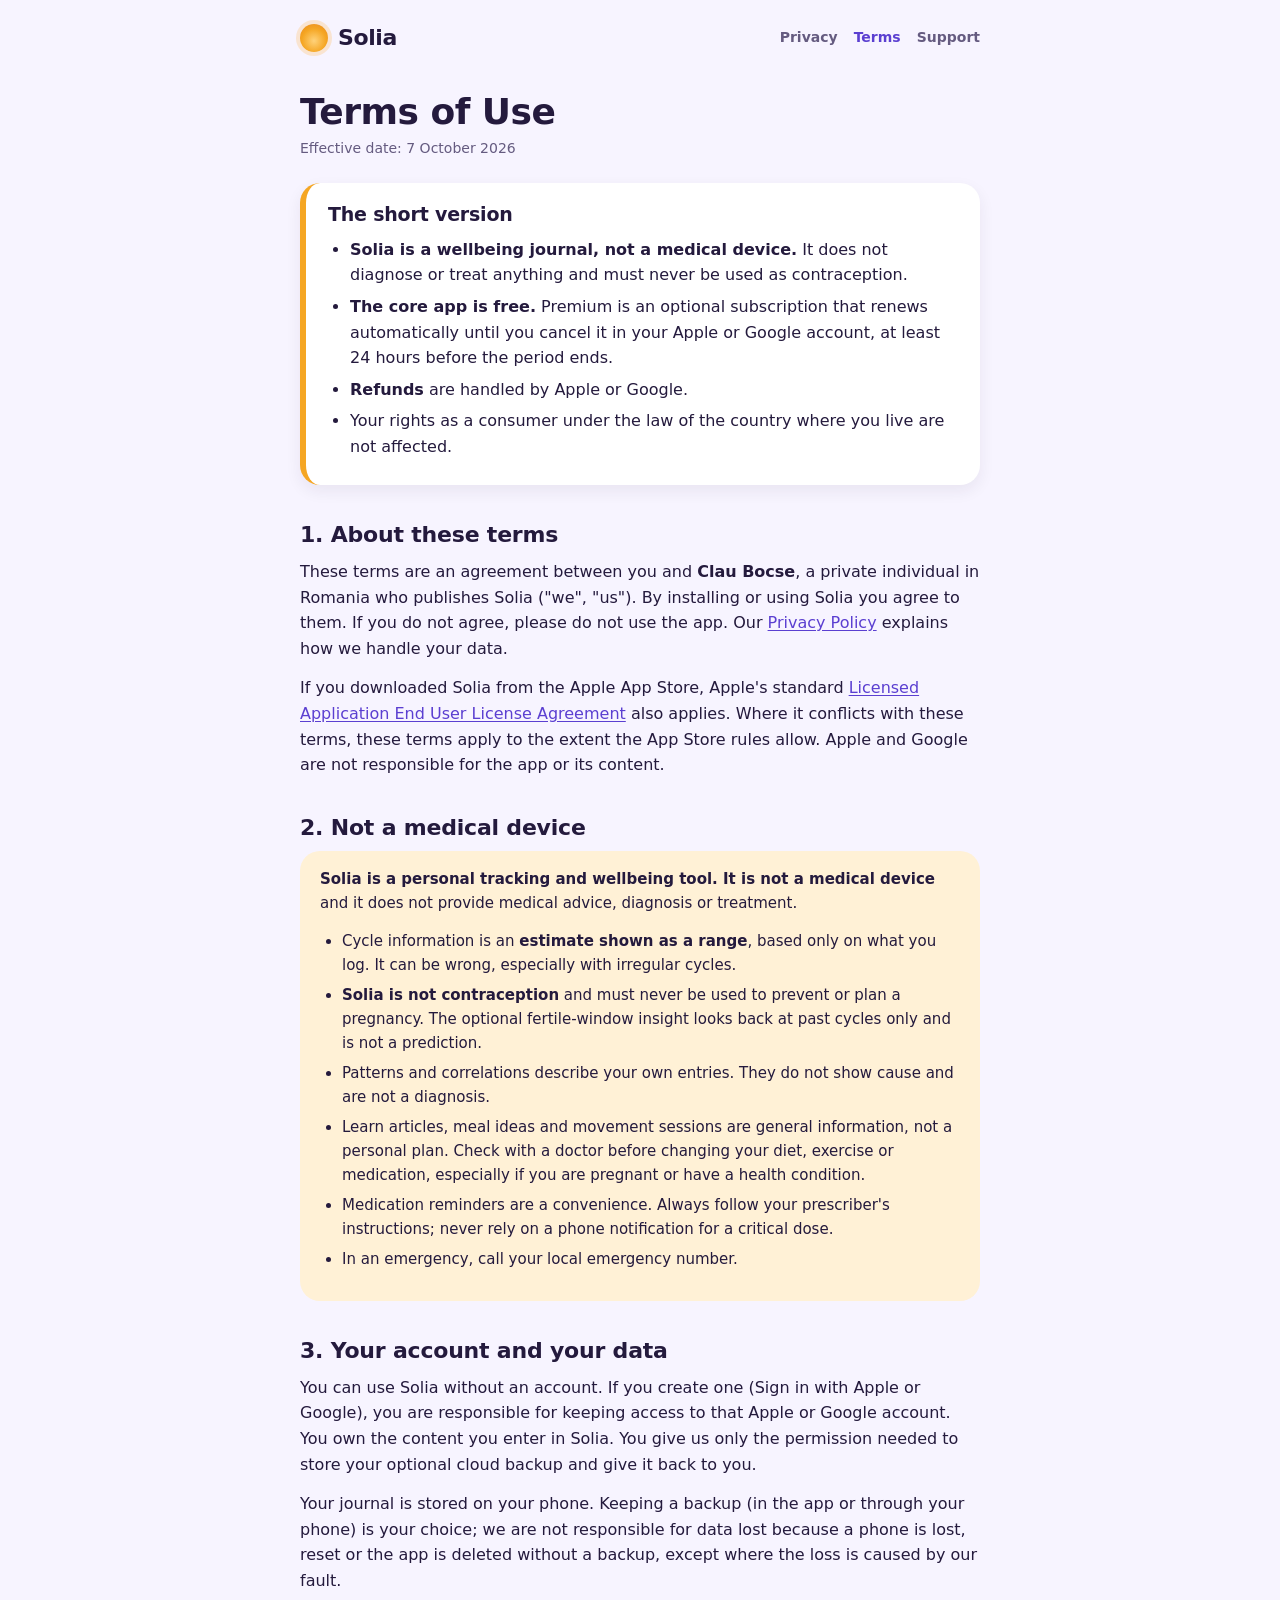
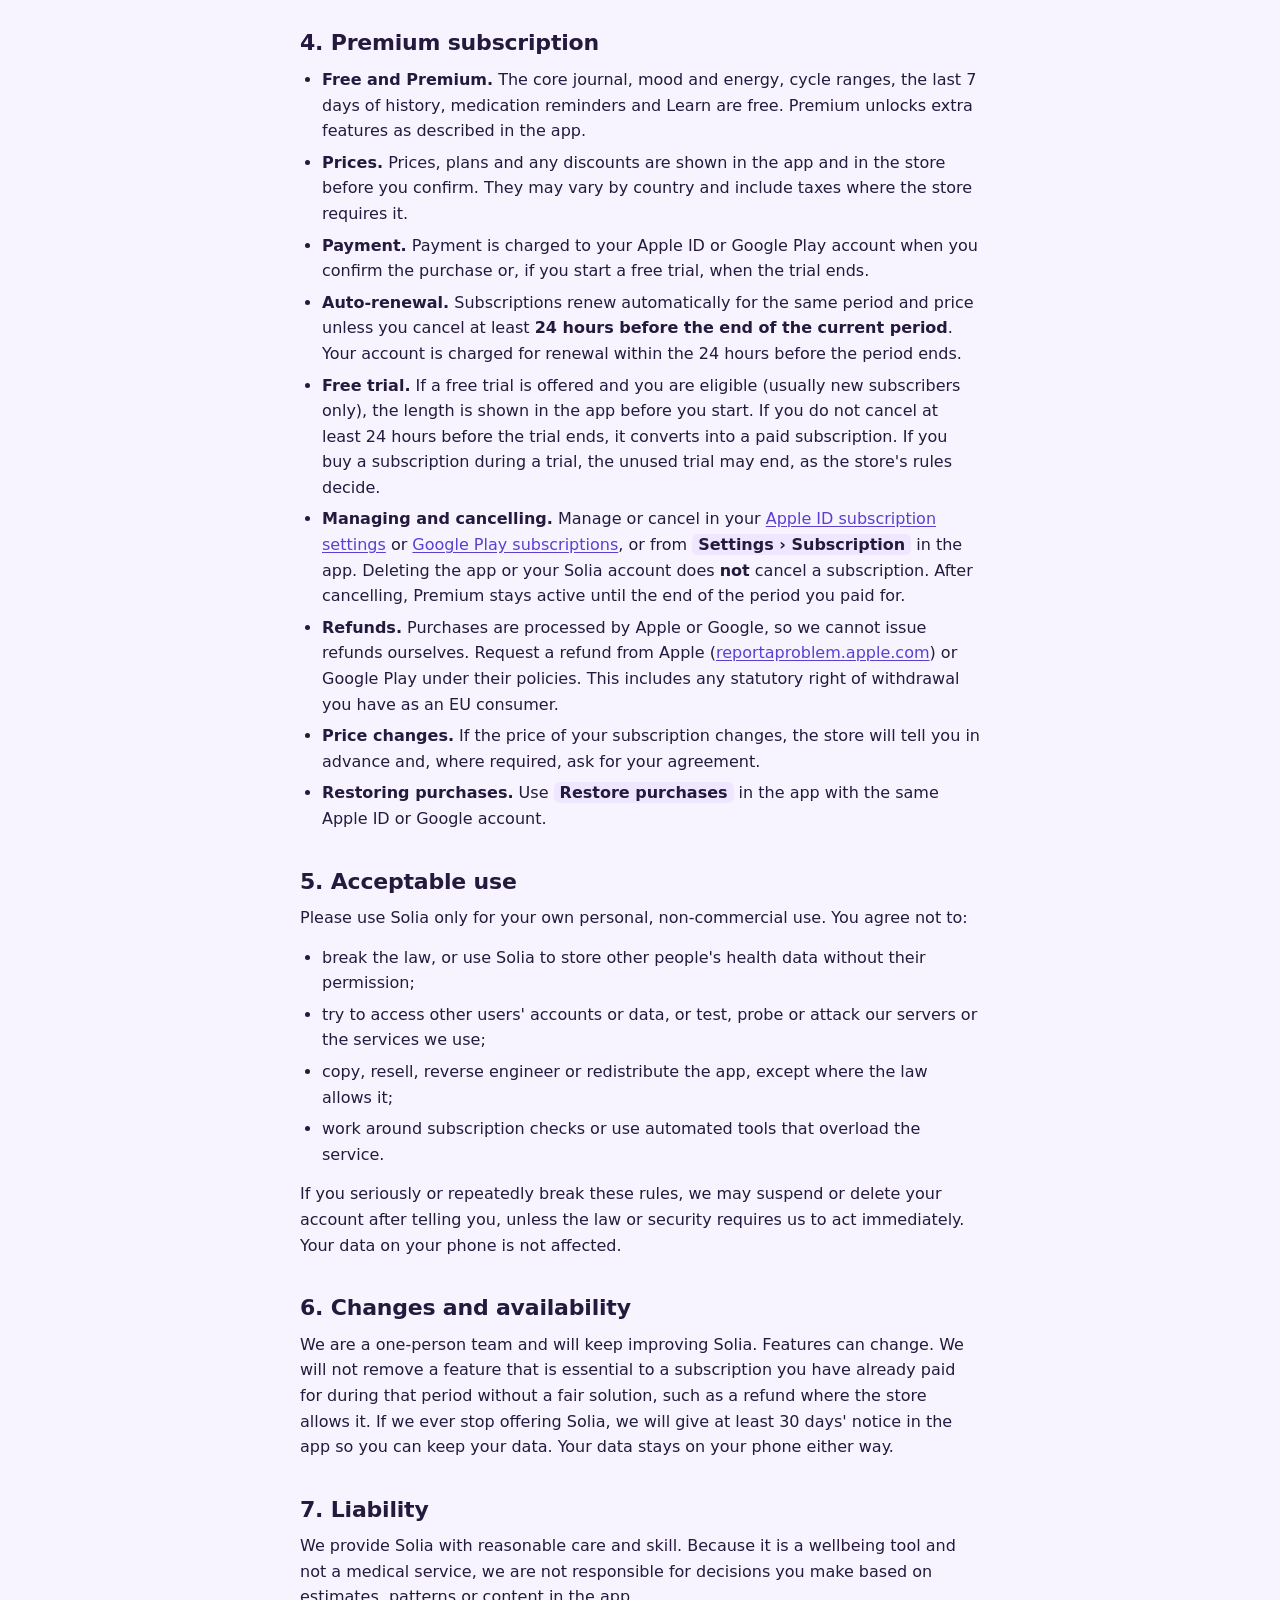
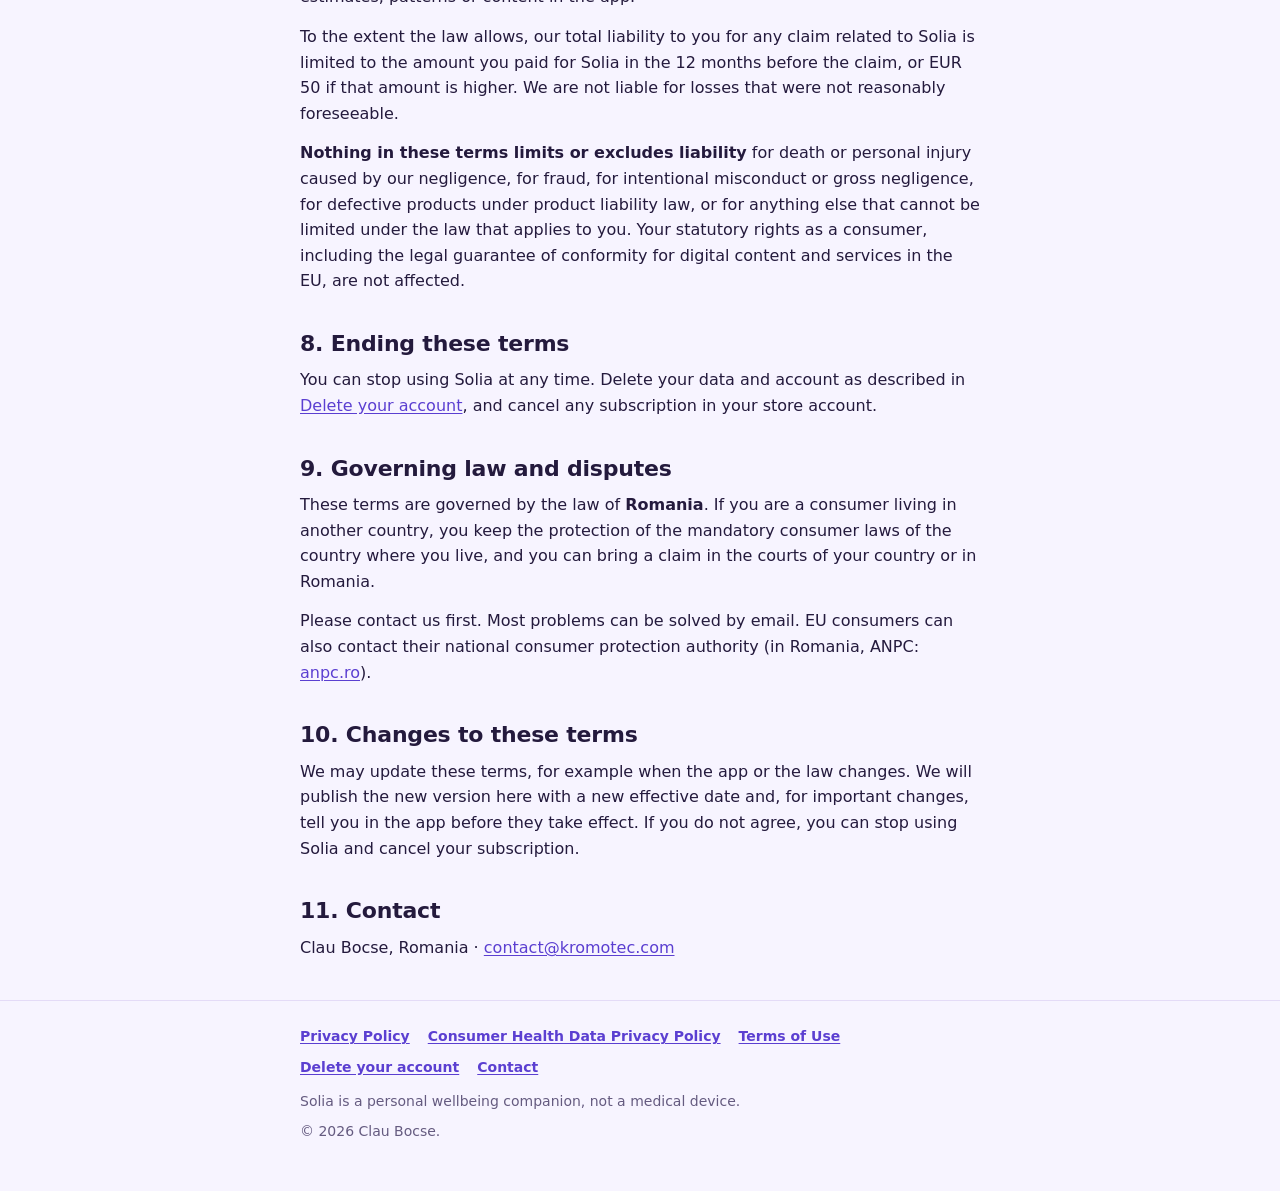
<file: terms.html>
<!DOCTYPE html>
<html lang="en">
<head>
<meta charset="UTF-8">
<meta name="viewport" content="width=device-width, initial-scale=1">
<title>Terms of Use | Solia</title>
<meta name="description" content="The terms for using the Solia app, including subscriptions, free trials and cancellation.">
<link rel="canonical" href="https://claubocse-rgb.github.io/solia-site/terms.html">
<link rel="stylesheet" href="style.css">
</head>
<body>
<header class="site-header">
  <div class="wrap">
    <a class="brand" href="./"><span class="sun-mark" aria-hidden="true"></span>Solia</a>
    <nav class="nav" aria-label="Main">
      <a href="privacy.html">Privacy</a>
      <a href="terms.html" aria-current="page">Terms</a>
      <a href="./#support">Support</a>
    </nav>
  </div>
</header>

<main class="wrap">
  <h1 class="page-title">Terms of Use</h1>
  <p class="meta">Effective date: 7 October 2026</p>

  <section class="summary" aria-labelledby="summary-title">
    <h2 id="summary-title">The short version</h2>
    <ul>
      <li><strong>Solia is a wellbeing journal, not a medical device.</strong> It does not diagnose or treat anything and must never be used as contraception.</li>
      <li><strong>The core app is free.</strong> Premium is an optional subscription that renews automatically until you cancel it in your Apple or Google account, at least 24 hours before the period ends.</li>
      <li><strong>Refunds</strong> are handled by Apple or Google.</li>
      <li>Your rights as a consumer under the law of the country where you live are not affected.</li>
    </ul>
  </section>

  <h2>1. About these terms</h2>
  <p>These terms are an agreement between you and <strong>Clau Bocse</strong>, a private individual in Romania who publishes
    Solia ("we", "us"). By installing or using Solia you agree to them. If you do not agree, please do not use the app.
    Our <a href="privacy.html">Privacy Policy</a> explains how we handle your data.</p>
  <p>If you downloaded Solia from the Apple App Store, Apple's standard
    <a href="https://www.apple.com/legal/internet-services/itunes/dev/stdeula/">Licensed Application End User License Agreement</a>
    also applies. Where it conflicts with these terms, these terms apply to the extent the App Store rules allow. Apple and
    Google are not responsible for the app or its content.</p>

  <h2>2. Not a medical device</h2>
  <div class="note sun">
    <p><strong>Solia is a personal tracking and wellbeing tool. It is not a medical device</strong> and it does not provide
      medical advice, diagnosis or treatment.</p>
    <ul>
      <li>Cycle information is an <strong>estimate shown as a range</strong>, based only on what you log. It can be wrong, especially with irregular cycles.</li>
      <li><strong>Solia is not contraception</strong> and must never be used to prevent or plan a pregnancy. The optional fertile-window insight looks back at past cycles only and is not a prediction.</li>
      <li>Patterns and correlations describe your own entries. They do not show cause and are not a diagnosis.</li>
      <li>Learn articles, meal ideas and movement sessions are general information, not a personal plan. Check with a doctor before changing your diet, exercise or medication, especially if you are pregnant or have a health condition.</li>
      <li>Medication reminders are a convenience. Always follow your prescriber's instructions; never rely on a phone notification for a critical dose.</li>
      <li>In an emergency, call your local emergency number.</li>
    </ul>
  </div>

  <h2>3. Your account and your data</h2>
  <p>You can use Solia without an account. If you create one (Sign in with Apple or Google), you are responsible for
    keeping access to that Apple or Google account. You own the content you enter in Solia. You give us only the
    permission needed to store your optional cloud backup and give it back to you.</p>
  <p>Your journal is stored on your phone. Keeping a backup (in the app or through your phone) is your choice; we are
    not responsible for data lost because a phone is lost, reset or the app is deleted without a backup, except where
    the loss is caused by our fault.</p>

  <h2>4. Premium subscription</h2>
  <ul>
    <li><strong>Free and Premium.</strong> The core journal, mood and energy, cycle ranges, the last 7 days of history, medication reminders and Learn are free. Premium unlocks extra features as described in the app.</li>
    <li><strong>Prices.</strong> Prices, plans and any discounts are shown in the app and in the store before you confirm. They may vary by country and include taxes where the store requires it.</li>
    <li><strong>Payment.</strong> Payment is charged to your Apple ID or Google Play account when you confirm the purchase or, if you start a free trial, when the trial ends.</li>
    <li><strong>Auto-renewal.</strong> Subscriptions renew automatically for the same period and price unless you cancel at least <strong>24 hours before the end of the current period</strong>. Your account is charged for renewal within the 24 hours before the period ends.</li>
    <li><strong>Free trial.</strong> If a free trial is offered and you are eligible (usually new subscribers only), the length is shown in the app before you start. If you do not cancel at least 24 hours before the trial ends, it converts into a paid subscription. If you buy a subscription during a trial, the unused trial may end, as the store's rules decide.</li>
    <li><strong>Managing and cancelling.</strong> Manage or cancel in your <a href="https://apps.apple.com/account/subscriptions">Apple ID subscription settings</a> or <a href="https://play.google.com/store/account/subscriptions">Google Play subscriptions</a>, or from <span class="ui">Settings › Subscription</span> in the app. Deleting the app or your Solia account does <strong>not</strong> cancel a subscription. After cancelling, Premium stays active until the end of the period you paid for.</li>
    <li><strong>Refunds.</strong> Purchases are processed by Apple or Google, so we cannot issue refunds ourselves. Request a refund from Apple (<a href="https://reportaproblem.apple.com/">reportaproblem.apple.com</a>) or Google Play under their policies. This includes any statutory right of withdrawal you have as an EU consumer.</li>
    <li><strong>Price changes.</strong> If the price of your subscription changes, the store will tell you in advance and, where required, ask for your agreement.</li>
    <li><strong>Restoring purchases.</strong> Use <span class="ui">Restore purchases</span> in the app with the same Apple ID or Google account.</li>
  </ul>

  <h2>5. Acceptable use</h2>
  <p>Please use Solia only for your own personal, non-commercial use. You agree not to:</p>
  <ul>
    <li>break the law, or use Solia to store other people's health data without their permission;</li>
    <li>try to access other users' accounts or data, or test, probe or attack our servers or the services we use;</li>
    <li>copy, resell, reverse engineer or redistribute the app, except where the law allows it;</li>
    <li>work around subscription checks or use automated tools that overload the service.</li>
  </ul>
  <p>If you seriously or repeatedly break these rules, we may suspend or delete your account after telling you,
    unless the law or security requires us to act immediately. Your data on your phone is not affected.</p>

  <h2>6. Changes and availability</h2>
  <p>We are a one-person team and will keep improving Solia. Features can change. We will not remove a feature that is
    essential to a subscription you have already paid for during that period without a fair solution, such as a refund
    where the store allows it. If we ever stop offering Solia, we will give at least 30 days' notice in the app so you can
    keep your data. Your data stays on your phone either way.</p>

  <h2>7. Liability</h2>
  <p>We provide Solia with reasonable care and skill. Because it is a wellbeing tool and not a medical service, we are not
    responsible for decisions you make based on estimates, patterns or content in the app.</p>
  <p>To the extent the law allows, our total liability to you for any claim related to Solia is limited to the amount you
    paid for Solia in the 12 months before the claim, or EUR 50 if that amount is higher. We are not liable for losses
    that were not reasonably foreseeable.</p>
  <p><strong>Nothing in these terms limits or excludes liability</strong> for death or personal injury caused by our
    negligence, for fraud, for intentional misconduct or gross negligence, for defective products under product liability law,
    or for anything else that cannot be limited under the law that applies to you. Your statutory rights as a consumer,
    including the legal guarantee of conformity for digital content and services in the EU, are not affected.</p>

  <h2>8. Ending these terms</h2>
  <p>You can stop using Solia at any time. Delete your data and account as described in
    <a href="delete-account.html">Delete your account</a>, and cancel any subscription in your store account.</p>

  <h2>9. Governing law and disputes</h2>
  <p>These terms are governed by the law of <strong>Romania</strong>. If you are a consumer living in another country,
    you keep the protection of the mandatory consumer laws of the country where you live, and you can bring a claim in the
    courts of your country or in Romania.</p>
  <p>Please contact us first. Most problems can be solved by email. EU consumers can also contact their national
    consumer protection authority (in Romania, ANPC: <a href="https://anpc.ro/">anpc.ro</a>).</p>

  <h2>10. Changes to these terms</h2>
  <p>We may update these terms, for example when the app or the law changes. We will publish the new version here with a new
    effective date and, for important changes, tell you in the app before they take effect. If you do not agree, you can stop
    using Solia and cancel your subscription.</p>

  <h2>11. Contact</h2>
  <p>Clau Bocse, Romania &middot; <a href="mailto:contact@kromotec.com">contact@kromotec.com</a></p>
</main>

<footer class="site-footer">
  <div class="wrap">
    <nav aria-label="Legal">
      <a href="privacy.html">Privacy Policy</a>
      <a href="consumer-health-data.html">Consumer Health Data Privacy Policy</a>
      <a href="terms.html">Terms of Use</a>
      <a href="delete-account.html">Delete your account</a>
      <a href="mailto:contact@kromotec.com">Contact</a>
    </nav>
    <p>Solia is a personal wellbeing companion, not a medical device.</p>
    <p>&copy; 2026 Clau Bocse.</p>
  </div>
</footer>
</body>
</html>
</file>
<file: style.css>
/* Solia site — "Golden hour" (Lavender light/dark tokens from reports/design.md §3.1).
   System fonts on purpose: no third-party requests (no Google Fonts, no CDN, no trackers). */
:root {
  --bg: #F7F4FF;
  --card: #FFFFFF;
  --surface-alt: #EEE7FF;
  --primary-soft: #ECE5FF;
  --text: #241A3D;
  --muted: #655B80;
  --border: #E4DBF7;
  --primary: #5B3FD1;
  --on-primary: #FFFFFF;
  --sun: #F5A623;
  --on-sun: #241A3D;
  --sun-soft: #FFF1D6;
  --hero-from: #4A2FC0;
  --hero-to: #8E3FC9;
  --glow: #FFB547;
  --danger: #B42318;
  --radius-card: 20px;
  --radius-lg: 28px;
  --shadow: 0 6px 16px rgba(36, 26, 61, 0.07);
  --display: ui-rounded, "SF Pro Rounded", "Segoe UI", system-ui, -apple-system, Roboto, sans-serif;
  --body: system-ui, -apple-system, "Segoe UI", Roboto, "Helvetica Neue", Arial, sans-serif;
  color-scheme: light dark;
}
@media (prefers-color-scheme: dark) {
  :root {
    --bg: #15111F;
    --card: #201A2E;
    --surface-alt: #2A2240;
    --primary-soft: #2E2550;
    --text: #F3EEFF;
    --muted: #ADA3C7;
    --border: #342B4A;
    --primary: #A893FF;
    --on-primary: #1A1030;
    --sun: #FFC14D;
    --on-sun: #1A1030;
    --sun-soft: #3A2E14;
    --hero-from: #3B2A86;
    --hero-to: #5E2C82;
    --danger: #FF8A80;
    --shadow: none;
  }
  .card, .summary { border: 1px solid var(--border); }
}

* { box-sizing: border-box; }
html { -webkit-text-size-adjust: 100%; }
body {
  margin: 0;
  background: var(--bg);
  color: var(--text);
  font-family: var(--body);
  font-size: 16px;
  line-height: 1.6;
}
a { color: var(--primary); text-underline-offset: 2px; }
a:focus-visible, button:focus-visible { outline: 3px solid var(--sun); outline-offset: 2px; border-radius: 6px; }

.wrap { max-width: 720px; margin: 0 auto; padding: 0 20px; }

/* Header */
.site-header { padding: 20px 0; }
.site-header .wrap { display: flex; align-items: center; justify-content: space-between; gap: 12px; flex-wrap: wrap; }
.brand {
  display: inline-flex; align-items: center; gap: 10px;
  font-family: var(--display); font-weight: 800; font-size: 22px; letter-spacing: -0.4px;
  color: var(--text); text-decoration: none;
}
.sun-mark {
  width: 28px; height: 28px; border-radius: 50%;
  background: radial-gradient(circle at 50% 60%, #FFD27A 0%, var(--sun) 55%, #E8871E 100%);
  box-shadow: 0 0 0 4px rgba(255, 181, 71, 0.25);
  flex: none;
}
.nav { display: flex; gap: 16px; font-size: 14px; font-weight: 600; flex-wrap: wrap; }
.nav a { color: var(--muted); text-decoration: none; }
.nav a:hover, .nav a[aria-current="page"] { color: var(--primary); }

/* Hero */
.hero {
  position: relative; overflow: hidden;
  margin: 8px 0 32px; padding: 40px 28px 44px;
  border-radius: var(--radius-lg);
  background: linear-gradient(150deg, var(--hero-from) 0%, var(--hero-to) 100%);
  color: #FFFFFF;
}
.hero::after { /* the sun on the horizon — decorative only */
  content: ""; position: absolute; right: -60px; bottom: -90px;
  width: 260px; height: 260px; border-radius: 50%;
  background: radial-gradient(circle, #FFE3A3 0%, var(--glow) 45%, rgba(255, 181, 71, 0) 70%);
  opacity: 0.85; pointer-events: none;
}
.hero > * { position: relative; z-index: 1; max-width: 520px; }
.hero h1 {
  font-family: var(--display); font-weight: 800;
  font-size: clamp(30px, 7vw, 44px); line-height: 1.1; letter-spacing: -0.8px;
  margin: 0 0 14px;
}
.hero p { font-size: 18px; margin: 0 0 24px; color: rgba(255, 255, 255, 0.92); }
.store-buttons { display: flex; gap: 10px; flex-wrap: wrap; }
.btn {
  display: inline-block; padding: 13px 22px; border-radius: 999px;
  font-weight: 700; font-size: 15px; text-decoration: none;
  background: #FFFFFF; color: #2E1F7A;
}
.btn.sun { background: var(--sun); color: #241A3D; }

/* Content */
main { padding-bottom: 24px; }
h1.page-title {
  font-family: var(--display); font-weight: 800;
  font-size: clamp(28px, 6vw, 36px); line-height: 1.15; letter-spacing: -0.5px;
  margin: 16px 0 4px;
}
.meta { color: var(--muted); font-size: 14px; margin: 0 0 24px; }
h2 {
  font-family: var(--display); font-weight: 700;
  font-size: 22px; line-height: 1.25; letter-spacing: -0.2px;
  margin: 36px 0 10px;
}
h3 { font-size: 17px; margin: 22px 0 6px; }
p, ul, ol { margin: 0 0 14px; }
ul, ol { padding-left: 22px; }
li { margin-bottom: 6px; }
strong { font-weight: 700; }

.summary {
  background: var(--card); border-radius: var(--radius-card); box-shadow: var(--shadow);
  border-left: 6px solid var(--sun);
  padding: 20px 22px; margin: 0 0 28px;
}
.summary h2 { margin-top: 0; font-size: 19px; }
.summary ul { margin-bottom: 0; }

.cards { display: grid; gap: 12px; margin: 0 0 32px; }
@media (min-width: 640px) { .cards { grid-template-columns: 1fr 1fr; } }
.card {
  background: var(--card); border-radius: var(--radius-card); box-shadow: var(--shadow);
  padding: 18px 20px;
}
.card h3 { margin: 0 0 4px; font-size: 16px; }
.card p { margin: 0; color: var(--muted); font-size: 15px; }

.note {
  background: var(--primary-soft); border-radius: var(--radius-card);
  padding: 16px 20px; margin: 0 0 24px; font-size: 15px;
}
.note.sun { background: var(--sun-soft); }

.steps { counter-reset: step; list-style: none; padding: 0; }
.steps > li {
  counter-increment: step; position: relative;
  background: var(--card); border-radius: 16px; box-shadow: var(--shadow);
  padding: 14px 16px 14px 56px; margin-bottom: 10px;
}
.steps > li::before {
  content: counter(step); position: absolute; left: 14px; top: 14px;
  width: 28px; height: 28px; border-radius: 50%;
  background: var(--primary); color: var(--on-primary);
  font-weight: 700; font-size: 14px; display: grid; place-items: center;
}
.ui { /* names of buttons/screens as they appear in the app */
  font-weight: 700; background: var(--surface-alt); padding: 1px 6px; border-radius: 6px;
  white-space: nowrap;
}

.table-wrap { overflow-x: auto; margin: 0 0 16px; }
table { width: 100%; border-collapse: collapse; font-size: 15px; background: var(--card); border-radius: 12px; overflow: hidden; }
th, td { text-align: left; vertical-align: top; padding: 10px 12px; border-bottom: 1px solid var(--border); }
th { background: var(--surface-alt); font-size: 14px; }
tr:last-child td { border-bottom: none; }

.toc { font-size: 15px; columns: 2 220px; margin-bottom: 8px; }

/* Footer */
.site-footer { border-top: 1px solid var(--border); margin-top: 40px; padding: 24px 0 40px; font-size: 14px; color: var(--muted); }
.site-footer nav { display: flex; flex-wrap: wrap; gap: 8px 18px; margin-bottom: 12px; font-weight: 600; }
.site-footer p { margin: 0 0 8px; }
</file>
